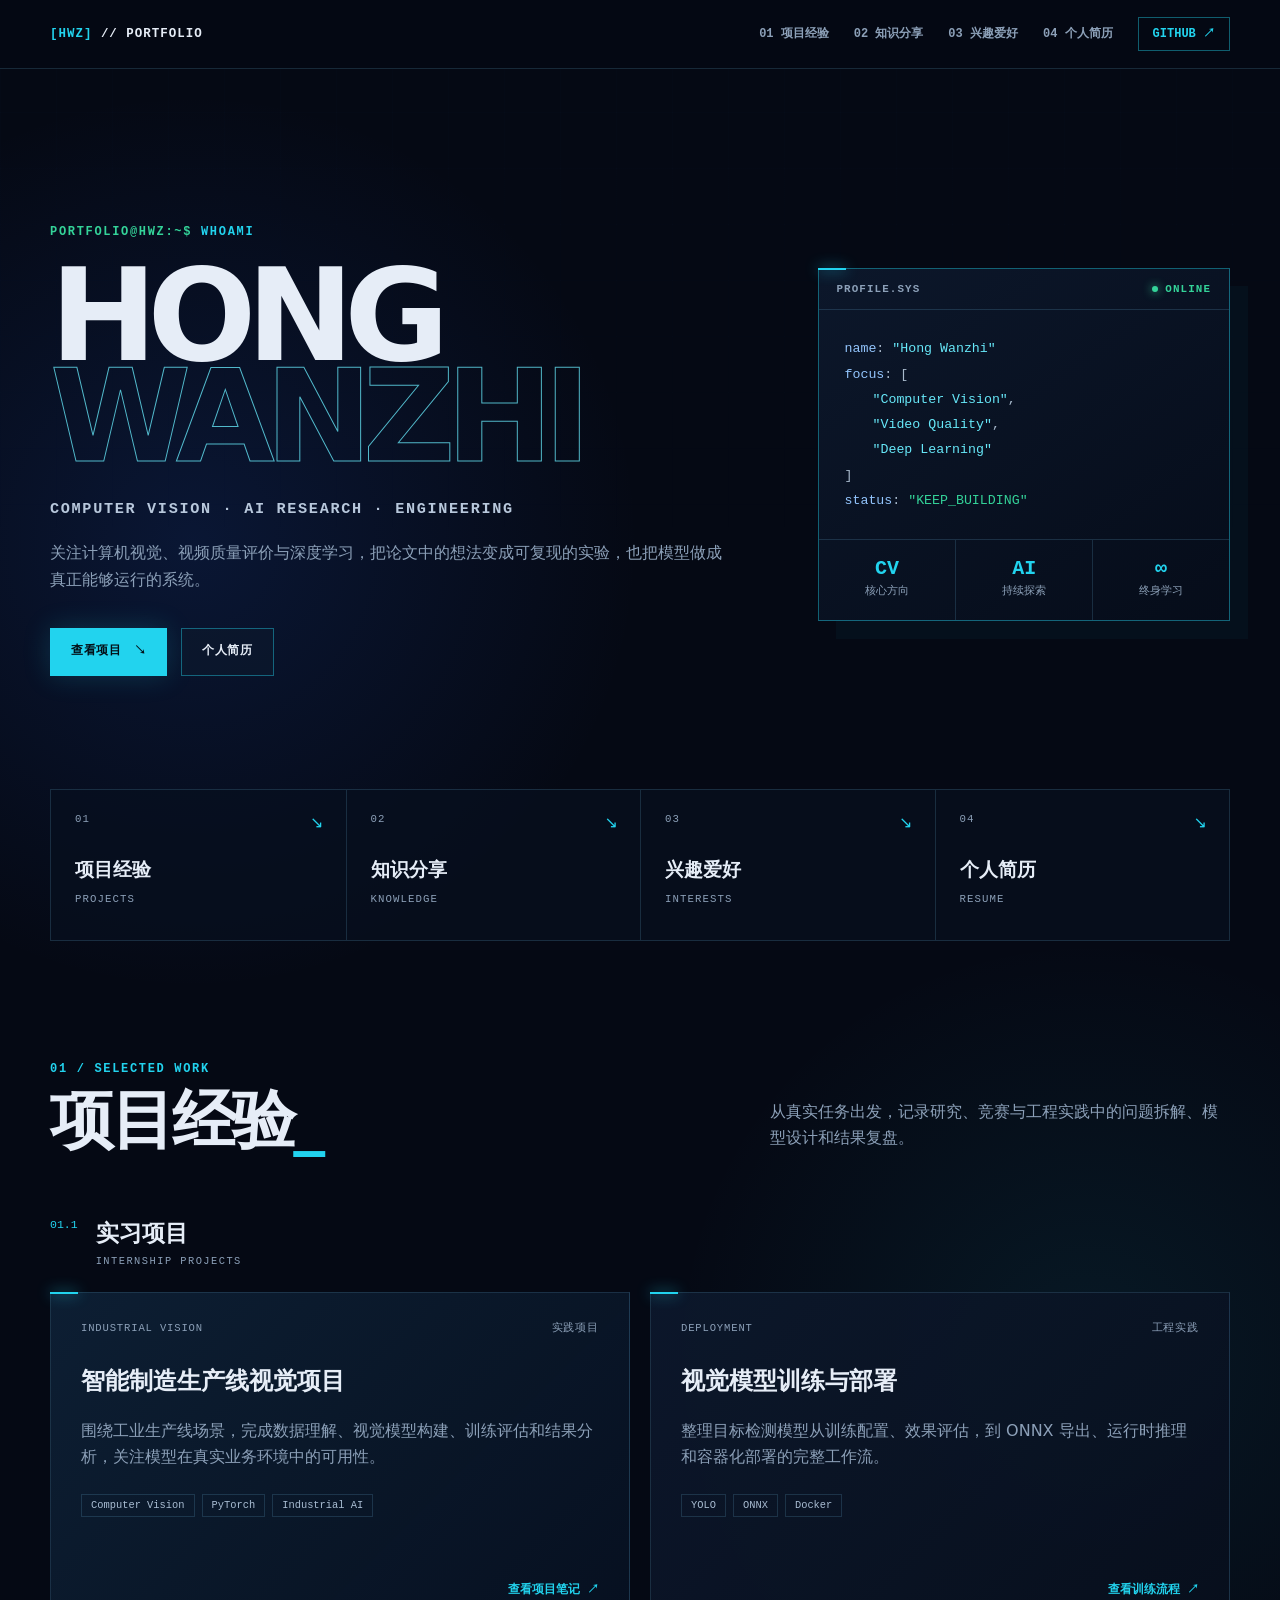
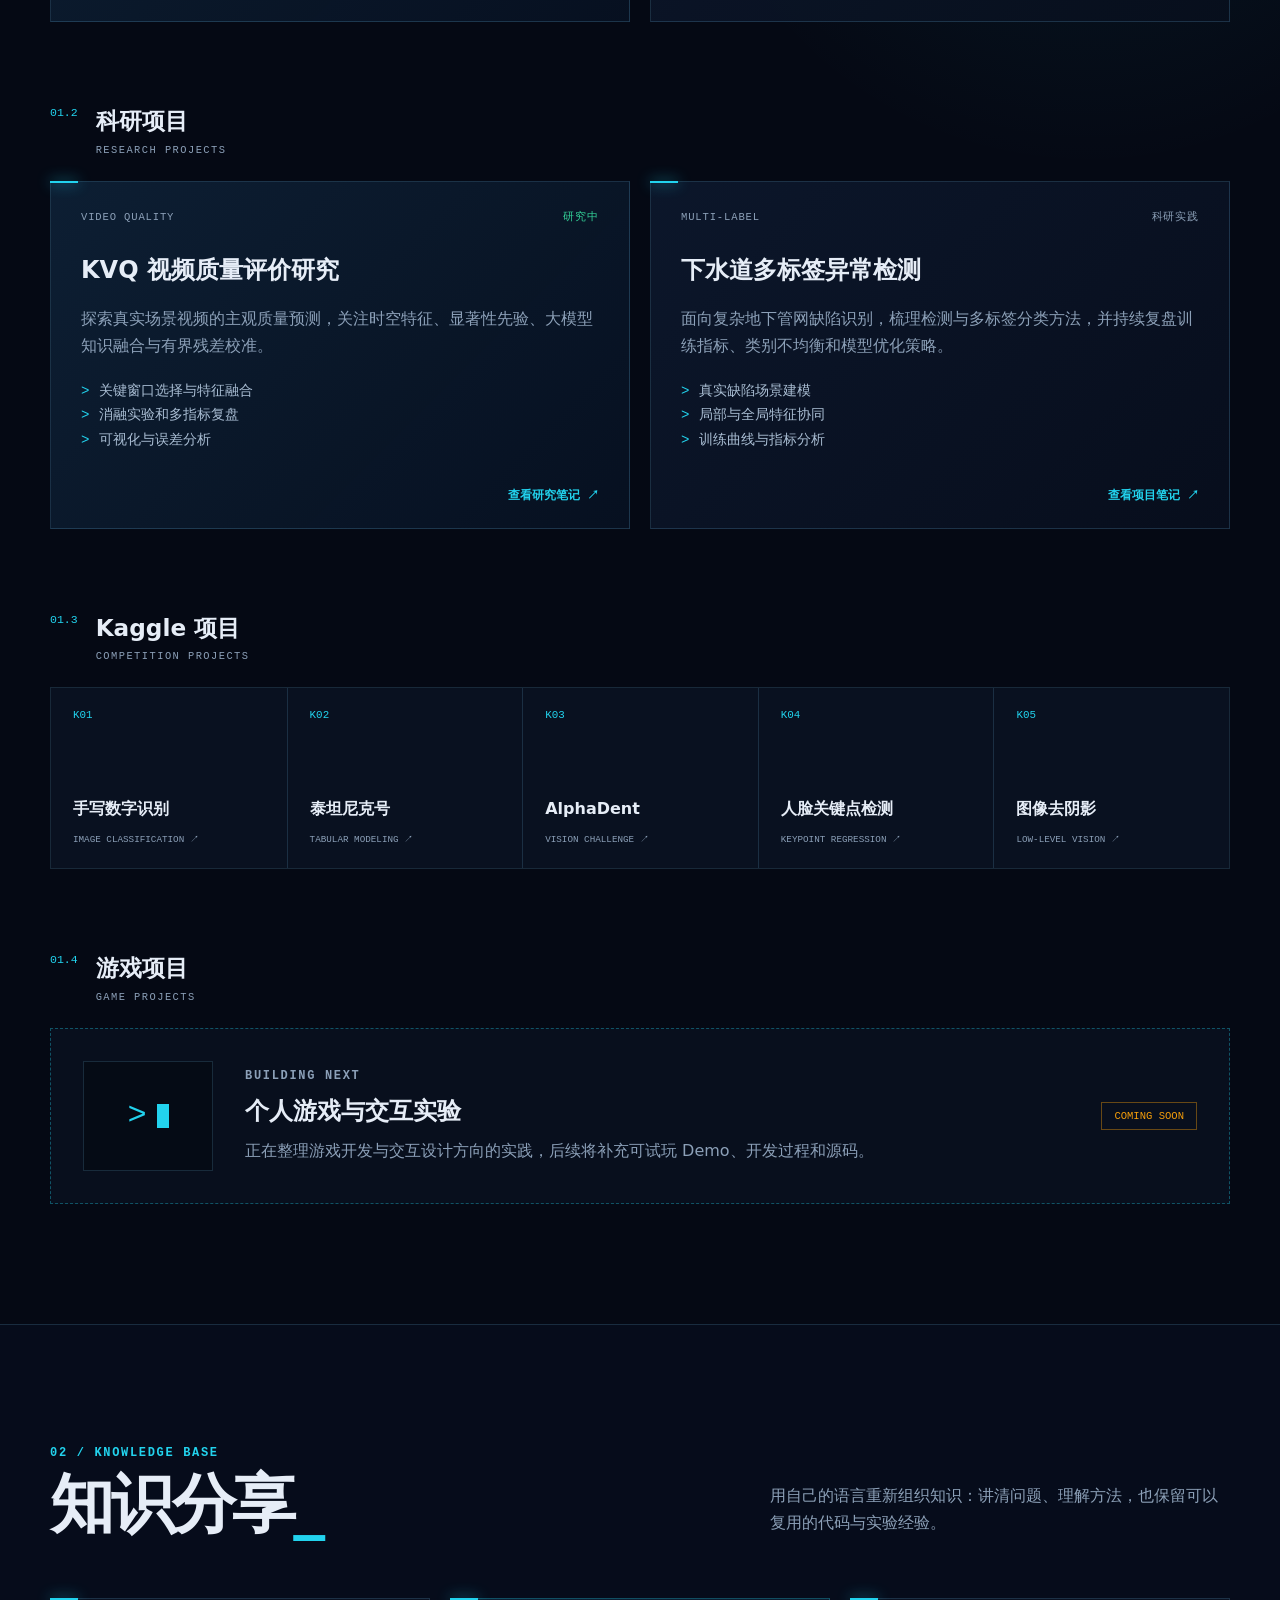
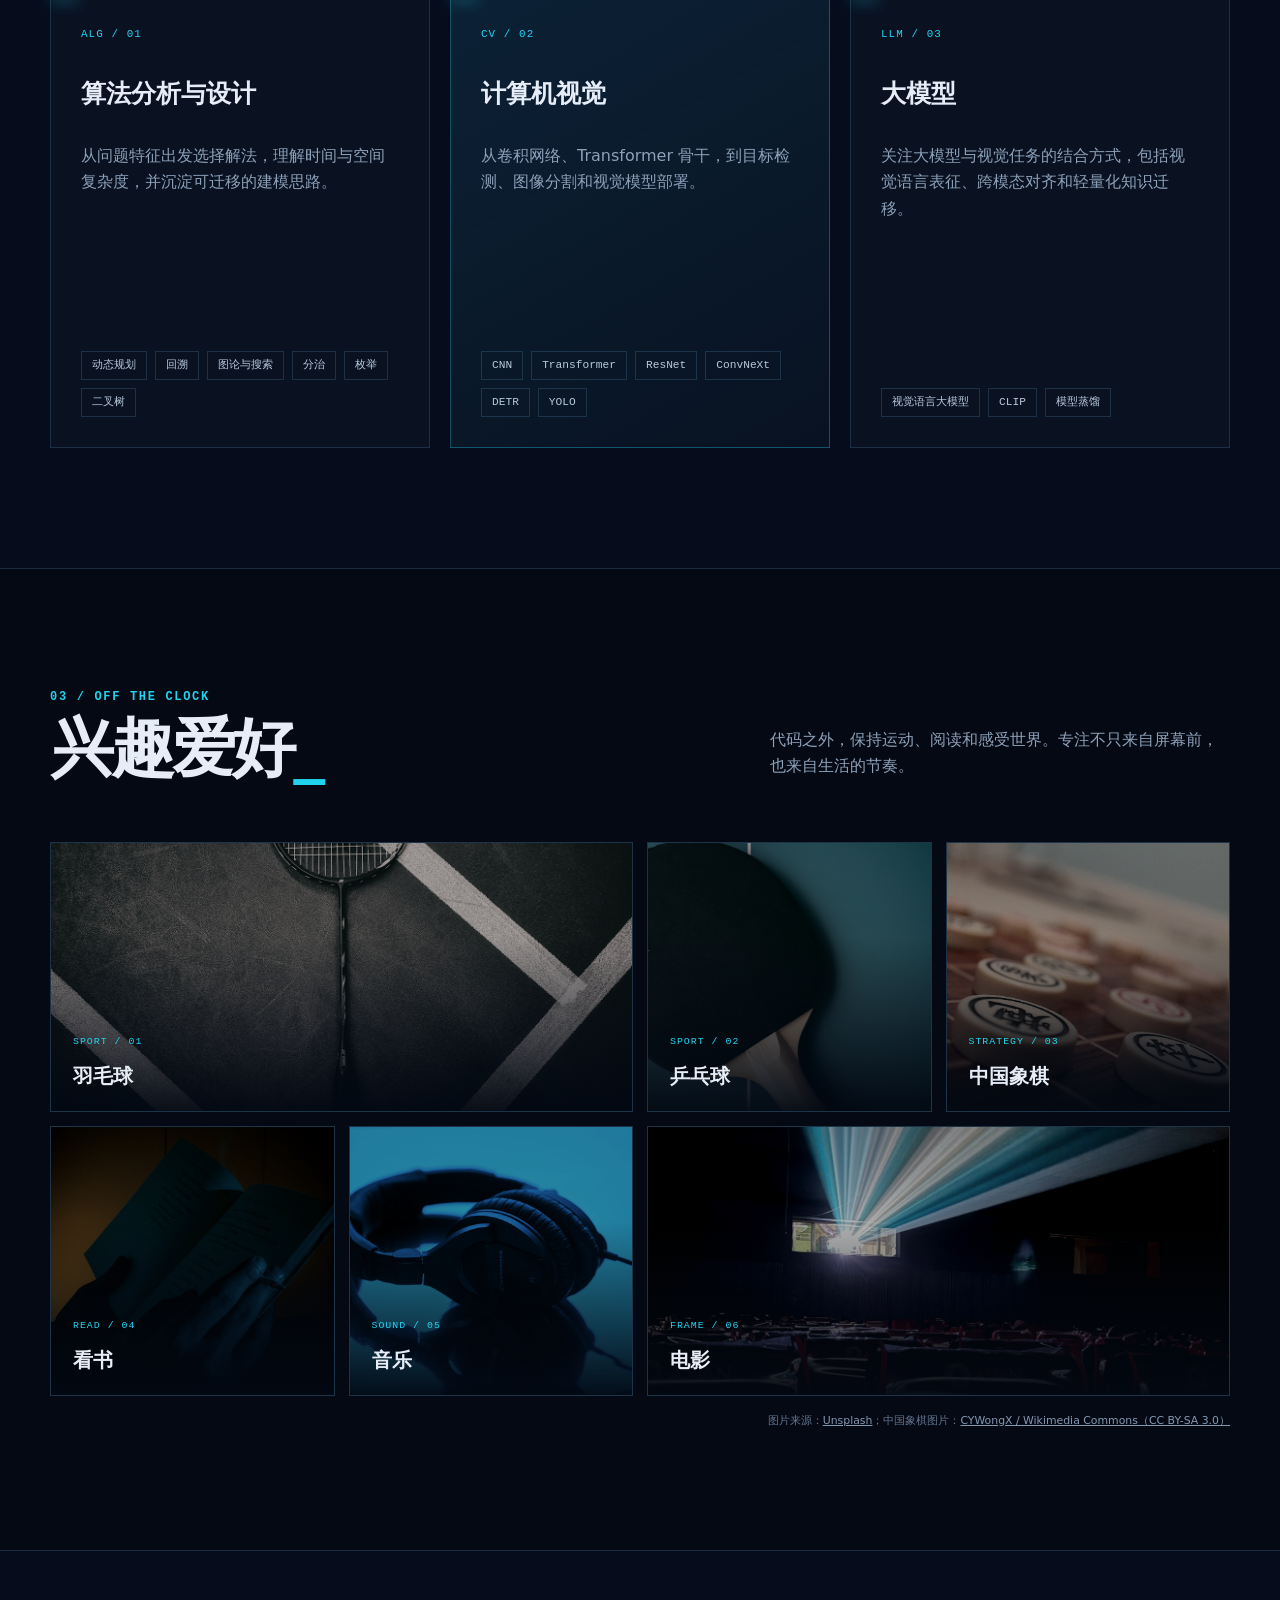
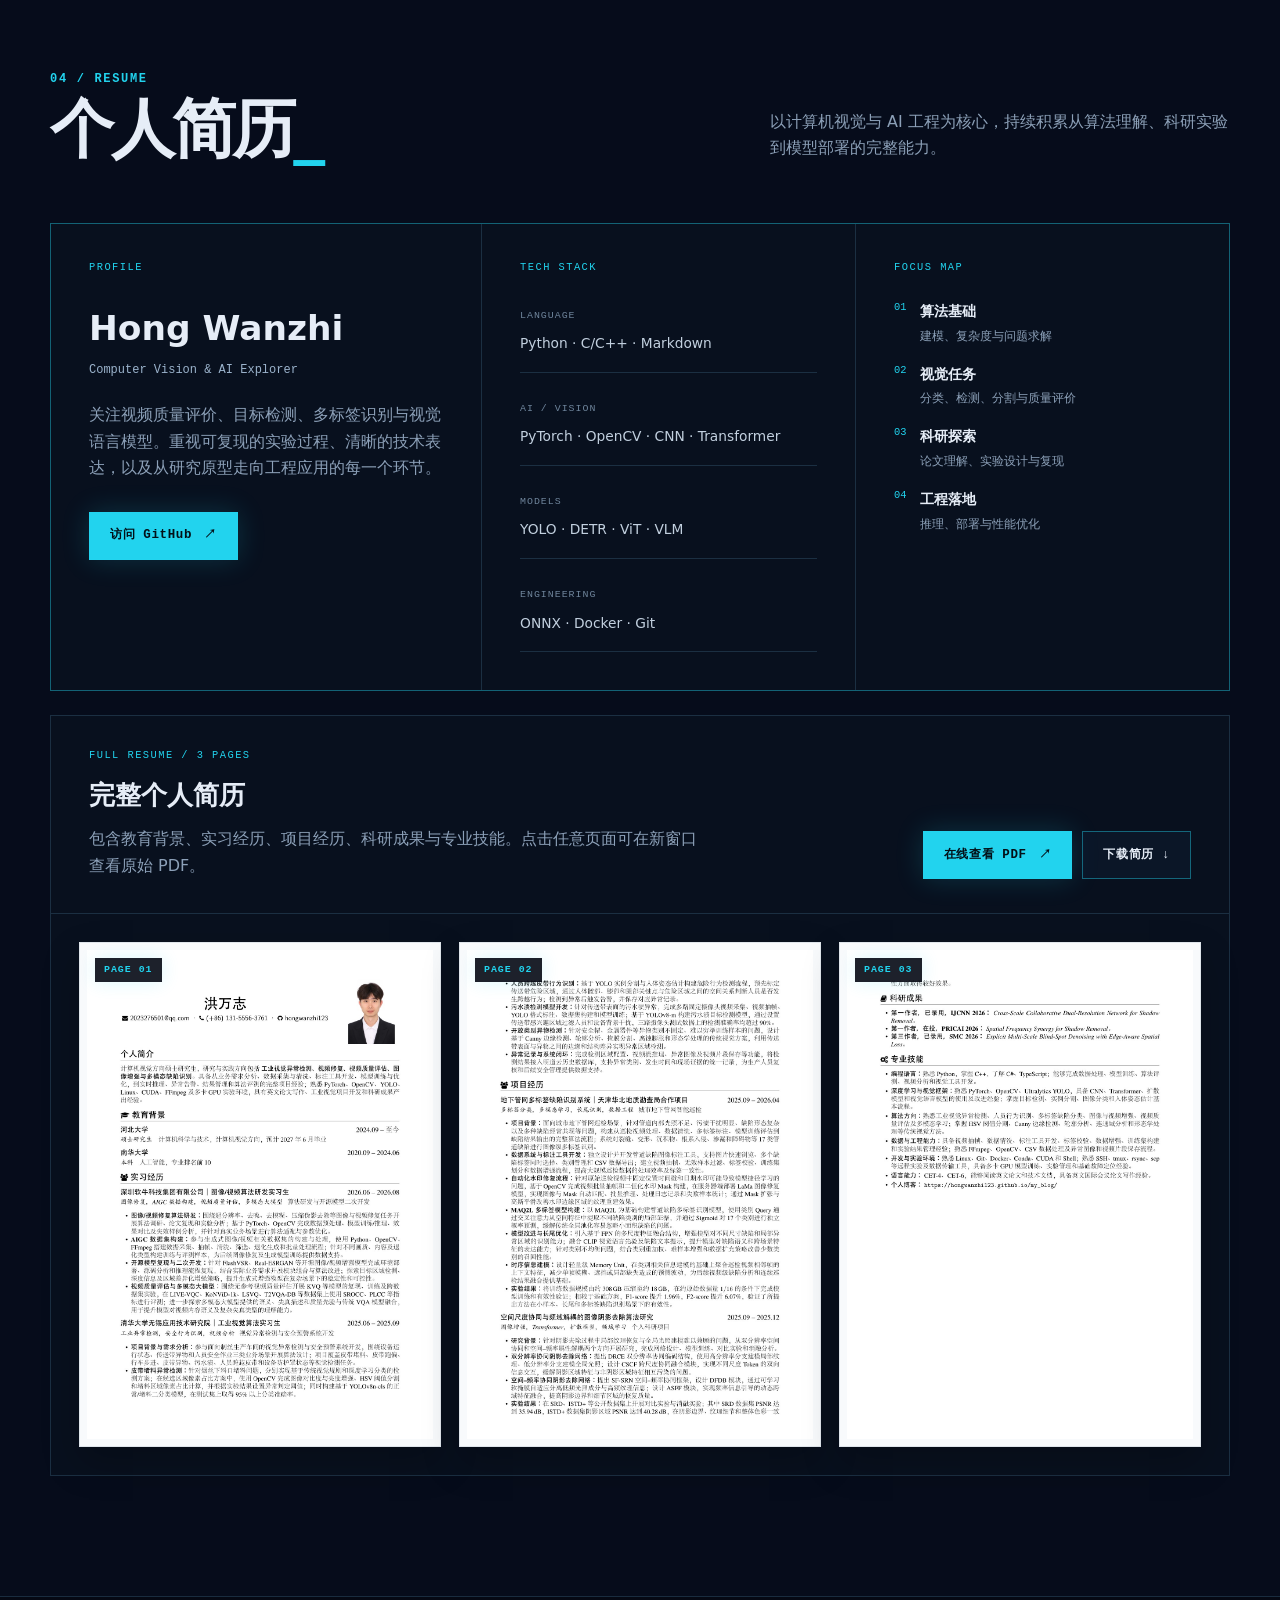
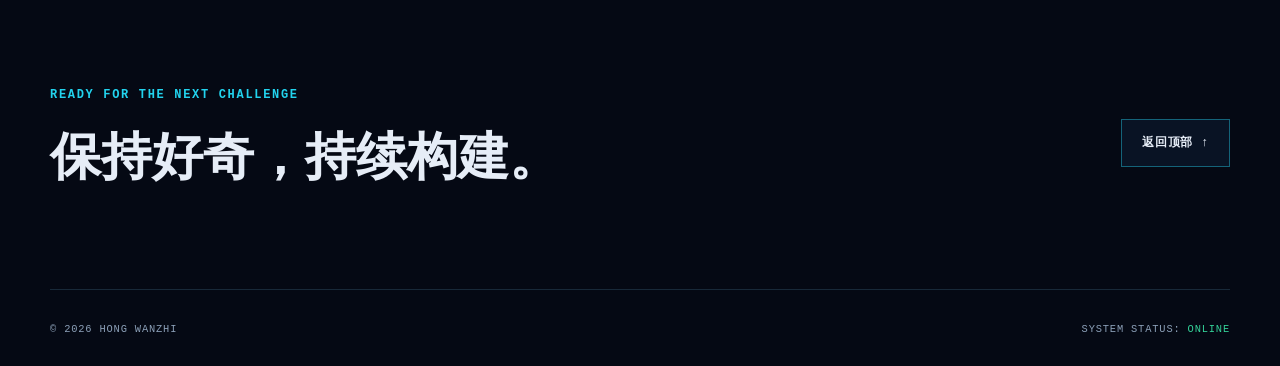
<file: index.html>
<!DOCTYPE html>
<html lang="zh-CN">
<head>
  <meta charset="UTF-8">
  <meta name="viewport" content="width=device-width, initial-scale=1.0">
  <meta name="description" content="Hong Wanzhi 的个人作品集，记录计算机视觉、算法设计、大模型学习、项目实践与个人兴趣。">
  <meta name="theme-color" content="#050914">
  <title>Hong Wanzhi | AI &amp; Computer Vision</title>
  <link rel="stylesheet" href="./styles.css">
</head>
<body>
  <div class="page-grid" aria-hidden="true"></div>

  <nav class="navbar" aria-label="主导航">
    <div class="navbar-inner container">
      <a class="navbar-brand" href="#home"><span>[HWZ]</span> // PORTFOLIO</a>
      <div class="navbar-links">
        <a href="#experience">01 项目经验</a>
        <a href="#sharing">02 知识分享</a>
        <a href="#hobbies">03 兴趣爱好</a>
        <a href="#resume">04 个人简历</a>
        <a class="nav-github" href="https://github.com/hongwanzhi123" target="_blank" rel="noreferrer">GITHUB ↗</a>
      </div>
    </div>
  </nav>

  <main>
    <header id="home" class="hero container">
      <div class="hero-copy">
        <p class="terminal-line"><span>portfolio@hwz:~$</span> whoami</p>
        <h1>Hong<br><span>Wanzhi</span></h1>
        <p class="hero-role">COMPUTER VISION · AI RESEARCH · ENGINEERING</p>
        <p class="hero-bio">关注计算机视觉、视频质量评价与深度学习，把论文中的想法变成可复现的实验，也把模型做成真正能够运行的系统。</p>
        <div class="hero-actions">
          <a class="btn btn-primary" href="#experience">查看项目 <span>↘</span></a>
          <a class="btn btn-ghost" href="#resume">个人简历</a>
        </div>
      </div>

      <aside class="hero-panel" aria-label="个人方向概览">
        <div class="panel-head"><span>PROFILE.SYS</span><span class="signal">ONLINE</span></div>
        <div class="code-block">
          <p><span class="code-key">name</span>: <span class="code-value">"Hong Wanzhi"</span></p>
          <p><span class="code-key">focus</span>: [</p>
          <p class="indent"><span class="code-value">"Computer Vision"</span>,</p>
          <p class="indent"><span class="code-value">"Video Quality"</span>,</p>
          <p class="indent"><span class="code-value">"Deep Learning"</span></p>
          <p>]</p>
          <p><span class="code-key">status</span>: <span class="code-ok">"KEEP_BUILDING"</span></p>
        </div>
        <div class="panel-metrics">
          <div><strong>CV</strong><span>核心方向</span></div>
          <div><strong>AI</strong><span>持续探索</span></div>
          <div><strong>∞</strong><span>终身学习</span></div>
        </div>
      </aside>
    </header>

    <section class="portal container" aria-label="四个主要板块">
      <a href="#experience"><span>01</span><strong>项目经验</strong><small>PROJECTS</small></a>
      <a href="#sharing"><span>02</span><strong>知识分享</strong><small>KNOWLEDGE</small></a>
      <a href="#hobbies"><span>03</span><strong>兴趣爱好</strong><small>INTERESTS</small></a>
      <a href="#resume"><span>04</span><strong>个人简历</strong><small>RESUME</small></a>
    </section>

    <section id="experience" class="section container">
      <div class="section-header">
        <div><p class="eyebrow">01 / SELECTED WORK</p><h2>项目经验<span>_</span></h2></div>
        <p>从真实任务出发，记录研究、竞赛与工程实践中的问题拆解、模型设计和结果复盘。</p>
      </div>

      <div class="project-category">
        <div class="category-title"><span>01.1</span><div><h3>实习项目</h3><p>INTERNSHIP PROJECTS</p></div></div>
        <div class="project-grid two-columns">
          <article class="project-card featured">
            <div class="project-meta"><span>INDUSTRIAL VISION</span><span>实践项目</span></div>
            <h4>智能制造生产线视觉项目</h4>
            <p>围绕工业生产线场景，完成数据理解、视觉模型构建、训练评估和结果分析，关注模型在真实业务环境中的可用性。</p>
            <div class="tag-list"><span>Computer Vision</span><span>PyTorch</span><span>Industrial AI</span></div>
            <a class="card-link" href="./note-viewer.html?file=assets/%E4%B8%8B%E6%B0%B4%E9%81%93%E5%BC%82%E5%B8%B8%E6%A3%80%E6%B5%8B%E7%AC%94%E8%AE%B0/%E8%AE%A1%E7%AE%97%E6%9C%BA%E8%A7%86%E8%A7%89/Kaggle/%E6%99%BA%E8%83%BD%E5%88%B6%E9%80%A0%E7%94%9F%E4%BA%A7%E7%BA%BF%E9%A1%B9%E7%9B%AE.md&amp;title=%E6%99%BA%E8%83%BD%E5%88%B6%E9%80%A0%E7%94%9F%E4%BA%A7%E7%BA%BF%E9%A1%B9%E7%9B%AE">查看项目笔记 ↗</a>
          </article>
          <article class="project-card">
            <div class="project-meta"><span>DEPLOYMENT</span><span>工程实践</span></div>
            <h4>视觉模型训练与部署</h4>
            <p>整理目标检测模型从训练配置、效果评估，到 ONNX 导出、运行时推理和容器化部署的完整工作流。</p>
            <div class="tag-list"><span>YOLO</span><span>ONNX</span><span>Docker</span></div>
            <a class="card-link" href="./note-viewer.html?file=assets/%E4%B8%8B%E6%B0%B4%E9%81%93%E5%BC%82%E5%B8%B8%E6%A3%80%E6%B5%8B%E7%AC%94%E8%AE%B0/%E8%AE%A1%E7%AE%97%E6%9C%BA%E8%A7%86%E8%A7%89/%E7%9B%AE%E6%A0%87%E6%A3%80%E6%B5%8B/Yolo.md&amp;title=YOLO%20%E8%AE%AD%E7%BB%83%E4%B8%8E%E5%BA%94%E7%94%A8">查看训练流程 ↗</a>
          </article>
        </div>
      </div>

      <div class="project-category">
        <div class="category-title"><span>01.2</span><div><h3>科研项目</h3><p>RESEARCH PROJECTS</p></div></div>
        <div class="project-grid two-columns">
          <article class="project-card featured">
            <div class="project-meta"><span>VIDEO QUALITY</span><span class="status-live">研究中</span></div>
            <h4>KVQ 视频质量评价研究</h4>
            <p>探索真实场景视频的主观质量预测，关注时空特征、显著性先验、大模型知识融合与有界残差校准。</p>
            <ul class="project-points"><li>关键窗口选择与特征融合</li><li>消融实验和多指标复盘</li><li>可视化与误差分析</li></ul>
            <a class="card-link" href="./note-viewer.html?file=assets/%E4%B8%AA%E4%BA%BA%E5%8D%9A%E5%AE%A2/%E9%A1%B9%E7%9B%AE%E6%80%BB%E7%BB%93.md&amp;title=KVQ%20%E8%A7%86%E9%A2%91%E8%B4%A8%E9%87%8F%E8%AF%84%E4%BB%B7">查看研究笔记 ↗</a>
          </article>
          <article class="project-card">
            <div class="project-meta"><span>MULTI-LABEL</span><span>科研实践</span></div>
            <h4>下水道多标签异常检测</h4>
            <p>面向复杂地下管网缺陷识别，梳理检测与多标签分类方法，并持续复盘训练指标、类别不均衡和模型优化策略。</p>
            <ul class="project-points"><li>真实缺陷场景建模</li><li>局部与全局特征协同</li><li>训练曲线与指标分析</li></ul>
            <a class="card-link" href="./note-viewer.html?file=assets/%E4%B8%8B%E6%B0%B4%E9%81%93%E5%BC%82%E5%B8%B8%E6%A3%80%E6%B5%8B%E7%AC%94%E8%AE%B0/%E4%B8%8B%E6%B0%B4%E9%81%93%E5%BC%82%E5%B8%B8%E6%A3%80%E6%B5%8B.md&amp;title=%E4%B8%8B%E6%B0%B4%E9%81%93%E5%BC%82%E5%B8%B8%E6%A3%80%E6%B5%8B">查看项目笔记 ↗</a>
          </article>
        </div>
      </div>

      <div class="project-category">
        <div class="category-title"><span>01.3</span><div><h3>Kaggle 项目</h3><p>COMPETITION PROJECTS</p></div></div>
        <div class="kaggle-grid">
          <a href="./note-viewer.html?file=assets/%E4%B8%8B%E6%B0%B4%E9%81%93%E5%BC%82%E5%B8%B8%E6%A3%80%E6%B5%8B%E7%AC%94%E8%AE%B0/%E8%AE%A1%E7%AE%97%E6%9C%BA%E8%A7%86%E8%A7%89/Kaggle/%E6%89%8B%E5%86%99%E6%95%B0%E5%AD%97%E8%AF%86%E5%88%AB.md&amp;title=%E6%89%8B%E5%86%99%E6%95%B0%E5%AD%97%E8%AF%86%E5%88%AB"><span>K01</span><strong>手写数字识别</strong><small>IMAGE CLASSIFICATION ↗</small></a>
          <a href="./note-viewer.html?file=assets/%E4%B8%8B%E6%B0%B4%E9%81%93%E5%BC%82%E5%B8%B8%E6%A3%80%E6%B5%8B%E7%AC%94%E8%AE%B0/%E8%AE%A1%E7%AE%97%E6%9C%BA%E8%A7%86%E8%A7%89/Kaggle/%E6%B3%B0%E5%9D%A6%E5%B0%BC%E5%85%8B%E5%8F%B7.md&amp;title=%E6%B3%B0%E5%9D%A6%E5%B0%BC%E5%85%8B%E5%8F%B7"><span>K02</span><strong>泰坦尼克号</strong><small>TABULAR MODELING ↗</small></a>
          <a href="./note-viewer.html?file=assets/%E4%B8%8B%E6%B0%B4%E9%81%93%E5%BC%82%E5%B8%B8%E6%A3%80%E6%B5%8B%E7%AC%94%E8%AE%B0/%E8%AE%A1%E7%AE%97%E6%9C%BA%E8%A7%86%E8%A7%89/Kaggle/AlphaDent.md&amp;title=AlphaDent"><span>K03</span><strong>AlphaDent</strong><small>VISION CHALLENGE ↗</small></a>
          <a href="./note-viewer.html?file=assets/%E4%B8%8B%E6%B0%B4%E9%81%93%E5%BC%82%E5%B8%B8%E6%A3%80%E6%B5%8B%E7%AC%94%E8%AE%B0/%E8%AE%A1%E7%AE%97%E6%9C%BA%E8%A7%86%E8%A7%89/Kaggle/Facial_Keypoints_Detection.md&amp;title=%E4%BA%BA%E8%84%B8%E5%85%B3%E9%94%AE%E7%82%B9%E6%A3%80%E6%B5%8B"><span>K04</span><strong>人脸关键点检测</strong><small>KEYPOINT REGRESSION ↗</small></a>
          <a href="./note-viewer.html?file=assets/%E4%B8%8B%E6%B0%B4%E9%81%93%E5%BC%82%E5%B8%B8%E6%A3%80%E6%B5%8B%E7%AC%94%E8%AE%B0/%E8%AE%A1%E7%AE%97%E6%9C%BA%E8%A7%86%E8%A7%89/Kaggle/%E5%9B%BE%E5%83%8F%E5%8E%BB%E9%98%B4%E5%BD%B1.md&amp;title=%E5%9B%BE%E5%83%8F%E5%8E%BB%E9%98%B4%E5%BD%B1"><span>K05</span><strong>图像去阴影</strong><small>LOW-LEVEL VISION ↗</small></a>
        </div>
      </div>

      <div class="project-category">
        <div class="category-title"><span>01.4</span><div><h3>游戏项目</h3><p>GAME PROJECTS</p></div></div>
        <article class="game-placeholder">
          <div class="game-prompt"><span>&gt;</span><span class="cursor"></span></div>
          <div><p class="eyebrow">BUILDING NEXT</p><h4>个人游戏与交互实验</h4><p>正在整理游戏开发与交互设计方向的实践，后续将补充可试玩 Demo、开发过程和源码。</p></div>
          <span class="coming-soon">COMING SOON</span>
        </article>
      </div>
    </section>

    <section id="sharing" class="section section-dark">
      <div class="container">
        <div class="section-header">
          <div><p class="eyebrow">02 / KNOWLEDGE BASE</p><h2>知识分享<span>_</span></h2></div>
          <p>用自己的语言重新组织知识：讲清问题、理解方法，也保留可以复用的代码与实验经验。</p>
        </div>

        <div class="knowledge-grid">
          <article class="knowledge-card">
            <div class="knowledge-number">ALG / 01</div>
            <h3>算法分析与设计</h3>
            <p>从问题特征出发选择解法，理解时间与空间复杂度，并沉淀可迁移的建模思路。</p>
            <div class="knowledge-links">
              <a href="./note-viewer.html?file=%E5%8A%A8%E6%80%81%E8%A7%84%E5%88%92.md&amp;title=%E5%8A%A8%E6%80%81%E8%A7%84%E5%88%92">动态规划</a>
              <a href="./note-viewer.html?file=%E5%9B%9E%E6%BA%AF.md&amp;title=%E5%9B%9E%E6%BA%AF">回溯</a>
              <a href="./note-viewer.html?file=%E5%9B%BE%E8%AE%BA%EF%BC%88%E6%90%9C%E7%B4%A2%EF%BC%89.md&amp;title=%E5%9B%BE%E8%AE%BA%E4%B8%8E%E6%90%9C%E7%B4%A2">图论与搜索</a>
              <a href="./note-viewer.html?file=%E5%88%86%E6%B2%BB.md&amp;title=%E5%88%86%E6%B2%BB">分治</a>
              <a href="./note-viewer.html?file=%E6%9E%9A%E4%B8%BE.md&amp;title=%E6%9E%9A%E4%B8%BE">枚举</a>
              <a href="./note-viewer.html?file=%E4%BA%8C%E5%8F%89%E6%A0%91.md&amp;title=%E4%BA%8C%E5%8F%89%E6%A0%91">二叉树</a>
            </div>
          </article>

          <article class="knowledge-card knowledge-featured">
            <div class="knowledge-number">CV / 02</div>
            <h3>计算机视觉</h3>
            <p>从卷积网络、Transformer 骨干，到目标检测、图像分割和视觉模型部署。</p>
            <div class="knowledge-links">
              <a href="./note-viewer.html?file=assets/%E4%B8%8B%E6%B0%B4%E9%81%93%E5%BC%82%E5%B8%B8%E6%A3%80%E6%B5%8B%E7%AC%94%E8%AE%B0/%E8%AE%A1%E7%AE%97%E6%9C%BA%E8%A7%86%E8%A7%89/%E6%B7%B1%E5%BA%A6%E5%AD%A6%E4%B9%A0%E5%9F%BA%E7%A1%80/%E5%8D%B7%E7%A7%AF%E7%A5%9E%E7%BB%8F%E7%BD%91%E7%BB%9C.md&amp;title=%E5%8D%B7%E7%A7%AF%E7%A5%9E%E7%BB%8F%E7%BD%91%E7%BB%9C">CNN</a>
              <a href="./note-viewer.html?file=assets/%E4%B8%8B%E6%B0%B4%E9%81%93%E5%BC%82%E5%B8%B8%E6%A3%80%E6%B5%8B%E7%AC%94%E8%AE%B0/%E8%AE%A1%E7%AE%97%E6%9C%BA%E8%A7%86%E8%A7%89/%E6%B7%B1%E5%BA%A6%E5%AD%A6%E4%B9%A0%E5%9F%BA%E7%A1%80/Transformer.md&amp;title=Transformer">Transformer</a>
              <a href="./note-viewer.html?file=assets/%E4%B8%8B%E6%B0%B4%E9%81%93%E5%BC%82%E5%B8%B8%E6%A3%80%E6%B5%8B%E7%AC%94%E8%AE%B0/%E8%AE%A1%E7%AE%97%E6%9C%BA%E8%A7%86%E8%A7%89/%E9%AA%A8%E5%B9%B2%E7%BD%91%E7%BB%9C/ResNet.md&amp;title=ResNet">ResNet</a>
              <a href="./note-viewer.html?file=assets/%E4%B8%8B%E6%B0%B4%E9%81%93%E5%BC%82%E5%B8%B8%E6%A3%80%E6%B5%8B%E7%AC%94%E8%AE%B0/%E8%AE%A1%E7%AE%97%E6%9C%BA%E8%A7%86%E8%A7%89/%E9%AA%A8%E5%B9%B2%E7%BD%91%E7%BB%9C/ConvNeXt.md&amp;title=ConvNeXt">ConvNeXt</a>
              <a href="./note-viewer.html?file=assets/%E4%B8%8B%E6%B0%B4%E9%81%93%E5%BC%82%E5%B8%B8%E6%A3%80%E6%B5%8B%E7%AC%94%E8%AE%B0/%E8%AE%A1%E7%AE%97%E6%9C%BA%E8%A7%86%E8%A7%89/%E7%9B%AE%E6%A0%87%E6%A3%80%E6%B5%8B/DETR.md&amp;title=DETR">DETR</a>
              <a href="./note-viewer.html?file=assets/%E4%B8%8B%E6%B0%B4%E9%81%93%E5%BC%82%E5%B8%B8%E6%A3%80%E6%B5%8B%E7%AC%94%E8%AE%B0/%E8%AE%A1%E7%AE%97%E6%9C%BA%E8%A7%86%E8%A7%89/%E7%9B%AE%E6%A0%87%E6%A3%80%E6%B5%8B/Yolo.md&amp;title=YOLO">YOLO</a>
            </div>
          </article>

          <article class="knowledge-card">
            <div class="knowledge-number">LLM / 03</div>
            <h3>大模型</h3>
            <p>关注大模型与视觉任务的结合方式，包括视觉语言表征、跨模态对齐和轻量化知识迁移。</p>
            <div class="knowledge-links">
              <a href="./note-viewer.html?file=assets/%E4%B8%8B%E6%B0%B4%E9%81%93%E5%BC%82%E5%B8%B8%E6%A3%80%E6%B5%8B%E7%AC%94%E8%AE%B0/%E8%AE%A1%E7%AE%97%E6%9C%BA%E8%A7%86%E8%A7%89/%E5%89%8D%E6%B2%BF%E6%A8%A1%E5%9E%8B/VLM.md&amp;title=%E8%A7%86%E8%A7%89%E8%AF%AD%E8%A8%80%E5%A4%A7%E6%A8%A1%E5%9E%8B">视觉语言大模型</a>
              <a href="./note-viewer.html?file=assets/%E4%B8%8B%E6%B0%B4%E9%81%93%E5%BC%82%E5%B8%B8%E6%A3%80%E6%B5%8B%E7%AC%94%E8%AE%B0/%E8%AE%A1%E7%AE%97%E6%9C%BA%E8%A7%86%E8%A7%89/%E5%89%8D%E6%B2%BF%E6%A8%A1%E5%9E%8B/Clip.md&amp;title=CLIP">CLIP</a>
              <a href="./note-viewer.html?file=assets/%E4%B8%8B%E6%B0%B4%E9%81%93%E5%BC%82%E5%B8%B8%E6%A3%80%E6%B5%8B%E7%AC%94%E8%AE%B0/%E8%AE%A1%E7%AE%97%E6%9C%BA%E8%A7%86%E8%A7%89/%E5%89%8D%E6%B2%BF%E6%A8%A1%E5%9E%8B/%E6%A8%A1%E5%9E%8B%E8%92%B8%E9%A6%8F.md&amp;title=%E6%A8%A1%E5%9E%8B%E8%92%B8%E9%A6%8F">模型蒸馏</a>
            </div>
          </article>
        </div>
      </div>
    </section>

    <section id="hobbies" class="section container">
      <div class="section-header">
        <div><p class="eyebrow">03 / OFF THE CLOCK</p><h2>兴趣爱好<span>_</span></h2></div>
        <p>代码之外，保持运动、阅读和感受世界。专注不只来自屏幕前，也来自生活的节奏。</p>
      </div>
      <div class="hobby-grid">
        <article class="hobby-card wide"><img src="./assets/site/hobbies/badminton.jpg" alt="羽毛球拍与羽毛球" loading="lazy"><div><span>SPORT / 01</span><h3>羽毛球</h3></div></article>
        <article class="hobby-card"><img src="./assets/site/hobbies/table-tennis.jpg" alt="乒乓球桌与球拍" loading="lazy"><div><span>SPORT / 02</span><h3>乒乓球</h3></div></article>
        <article class="hobby-card"><img src="./assets/site/hobbies/xiangqi.jpg" alt="中国象棋棋盘" loading="lazy"><div><span>STRATEGY / 03</span><h3>中国象棋</h3></div></article>
        <article class="hobby-card"><img src="./assets/site/hobbies/reading.jpg" alt="阅读中的书籍" loading="lazy"><div><span>READ / 04</span><h3>看书</h3></div></article>
        <article class="hobby-card"><img src="./assets/site/hobbies/music.jpg" alt="唱片与音乐播放器" loading="lazy"><div><span>SOUND / 05</span><h3>音乐</h3></div></article>
        <article class="hobby-card wide"><img src="./assets/site/hobbies/cinema.jpg" alt="电影院中的投影光束" loading="lazy"><div><span>FRAME / 06</span><h3>电影</h3></div></article>
      </div>
      <p class="photo-credit">图片来源：<a href="https://unsplash.com/" target="_blank" rel="noreferrer">Unsplash</a>；中国象棋图片：<a href="https://commons.wikimedia.org/wiki/File:Chinese_Chess_Board.JPG" target="_blank" rel="noreferrer">CYWongX / Wikimedia Commons（CC BY-SA 3.0）</a></p>
    </section>

    <section id="resume" class="section section-dark">
      <div class="container">
        <div class="section-header">
          <div><p class="eyebrow">04 / RESUME</p><h2>个人简历<span>_</span></h2></div>
          <p>以计算机视觉与 AI 工程为核心，持续积累从算法理解、科研实验到模型部署的完整能力。</p>
        </div>

        <div class="resume-shell">
          <div class="resume-main">
            <p class="resume-label">PROFILE</p>
            <h3>Hong Wanzhi</h3>
            <p class="resume-title">Computer Vision &amp; AI Explorer</p>
            <p class="resume-summary">关注视频质量评价、目标检测、多标签识别与视觉语言模型。重视可复现的实验过程、清晰的技术表达，以及从研究原型走向工程应用的每一个环节。</p>
            <a class="btn btn-primary" href="https://github.com/hongwanzhi123" target="_blank" rel="noreferrer">访问 GitHub <span>↗</span></a>
          </div>

          <div class="resume-column">
            <p class="resume-label">TECH STACK</p>
            <div class="skill-stack">
              <div><span>LANGUAGE</span><p>Python · C/C++ · Markdown</p></div>
              <div><span>AI / VISION</span><p>PyTorch · OpenCV · CNN · Transformer</p></div>
              <div><span>MODELS</span><p>YOLO · DETR · ViT · VLM</p></div>
              <div><span>ENGINEERING</span><p>ONNX · Docker · Git</p></div>
            </div>
          </div>

          <div class="resume-column">
            <p class="resume-label">FOCUS MAP</p>
            <ol class="focus-list">
              <li><span>01</span><div><strong>算法基础</strong><small>建模、复杂度与问题求解</small></div></li>
              <li><span>02</span><div><strong>视觉任务</strong><small>分类、检测、分割与质量评价</small></div></li>
              <li><span>03</span><div><strong>科研探索</strong><small>论文理解、实验设计与复现</small></div></li>
              <li><span>04</span><div><strong>工程落地</strong><small>推理、部署与性能优化</small></div></li>
            </ol>
          </div>
        </div>

        <div class="resume-document">
          <div class="resume-document-head">
            <div>
              <p class="resume-label">FULL RESUME / 3 PAGES</p>
              <h3>完整个人简历</h3>
              <p>包含教育背景、实习经历、项目经历、科研成果与专业技能。点击任意页面可在新窗口查看原始 PDF。</p>
            </div>
            <div class="resume-actions">
              <a class="btn btn-primary" href="./assets/%E4%B8%8B%E6%B0%B4%E9%81%93%E5%BC%82%E5%B8%B8%E6%A3%80%E6%B5%8B%E7%AC%94%E8%AE%B0/%E4%B8%AA%E4%BA%BA%E9%99%84%E4%BB%B6%E7%AE%80%E5%8E%86.pdf" target="_blank" rel="noreferrer">在线查看 PDF <span>↗</span></a>
              <a class="btn btn-ghost" href="./assets/%E4%B8%8B%E6%B0%B4%E9%81%93%E5%BC%82%E5%B8%B8%E6%A3%80%E6%B5%8B%E7%AC%94%E8%AE%B0/%E4%B8%AA%E4%BA%BA%E9%99%84%E4%BB%B6%E7%AE%80%E5%8E%86.pdf" download="洪万志-个人简历.pdf">下载简历 ↓</a>
            </div>
          </div>

          <div class="resume-pages" aria-label="个人简历三页预览">
            <a class="resume-page" href="./assets/%E4%B8%8B%E6%B0%B4%E9%81%93%E5%BC%82%E5%B8%B8%E6%A3%80%E6%B5%8B%E7%AC%94%E8%AE%B0/%E4%B8%AA%E4%BA%BA%E9%99%84%E4%BB%B6%E7%AE%80%E5%8E%86.pdf" target="_blank" rel="noreferrer" aria-label="打开个人简历 PDF，第 1 页预览">
              <span class="page-index">PAGE 01</span>
              <img src="./assets/site/resume/resume-page-1.jpg" alt="洪万志个人简历第 1 页" loading="lazy" decoding="async">
            </a>
            <a class="resume-page" href="./assets/%E4%B8%8B%E6%B0%B4%E9%81%93%E5%BC%82%E5%B8%B8%E6%A3%80%E6%B5%8B%E7%AC%94%E8%AE%B0/%E4%B8%AA%E4%BA%BA%E9%99%84%E4%BB%B6%E7%AE%80%E5%8E%86.pdf" target="_blank" rel="noreferrer" aria-label="打开个人简历 PDF，第 2 页预览">
              <span class="page-index">PAGE 02</span>
              <img src="./assets/site/resume/resume-page-2.jpg" alt="洪万志个人简历第 2 页" loading="lazy" decoding="async">
            </a>
            <a class="resume-page" href="./assets/%E4%B8%8B%E6%B0%B4%E9%81%93%E5%BC%82%E5%B8%B8%E6%A3%80%E6%B5%8B%E7%AC%94%E8%AE%B0/%E4%B8%AA%E4%BA%BA%E9%99%84%E4%BB%B6%E7%AE%80%E5%8E%86.pdf" target="_blank" rel="noreferrer" aria-label="打开个人简历 PDF，第 3 页预览">
              <span class="page-index">PAGE 03</span>
              <img src="./assets/site/resume/resume-page-3.jpg" alt="洪万志个人简历第 3 页" loading="lazy" decoding="async">
            </a>
          </div>
        </div>
      </div>
    </section>

    <section class="contact container">
      <div><p class="eyebrow">READY FOR THE NEXT CHALLENGE</p><h2>保持好奇，持续构建。</h2></div>
      <a class="btn btn-ghost" href="#home">返回顶部 ↑</a>
    </section>
  </main>

  <footer class="footer container">
    <p>© 2026 HONG WANZHI</p><p>SYSTEM STATUS: <span>ONLINE</span></p>
  </footer>
</body>
</html>
</file>
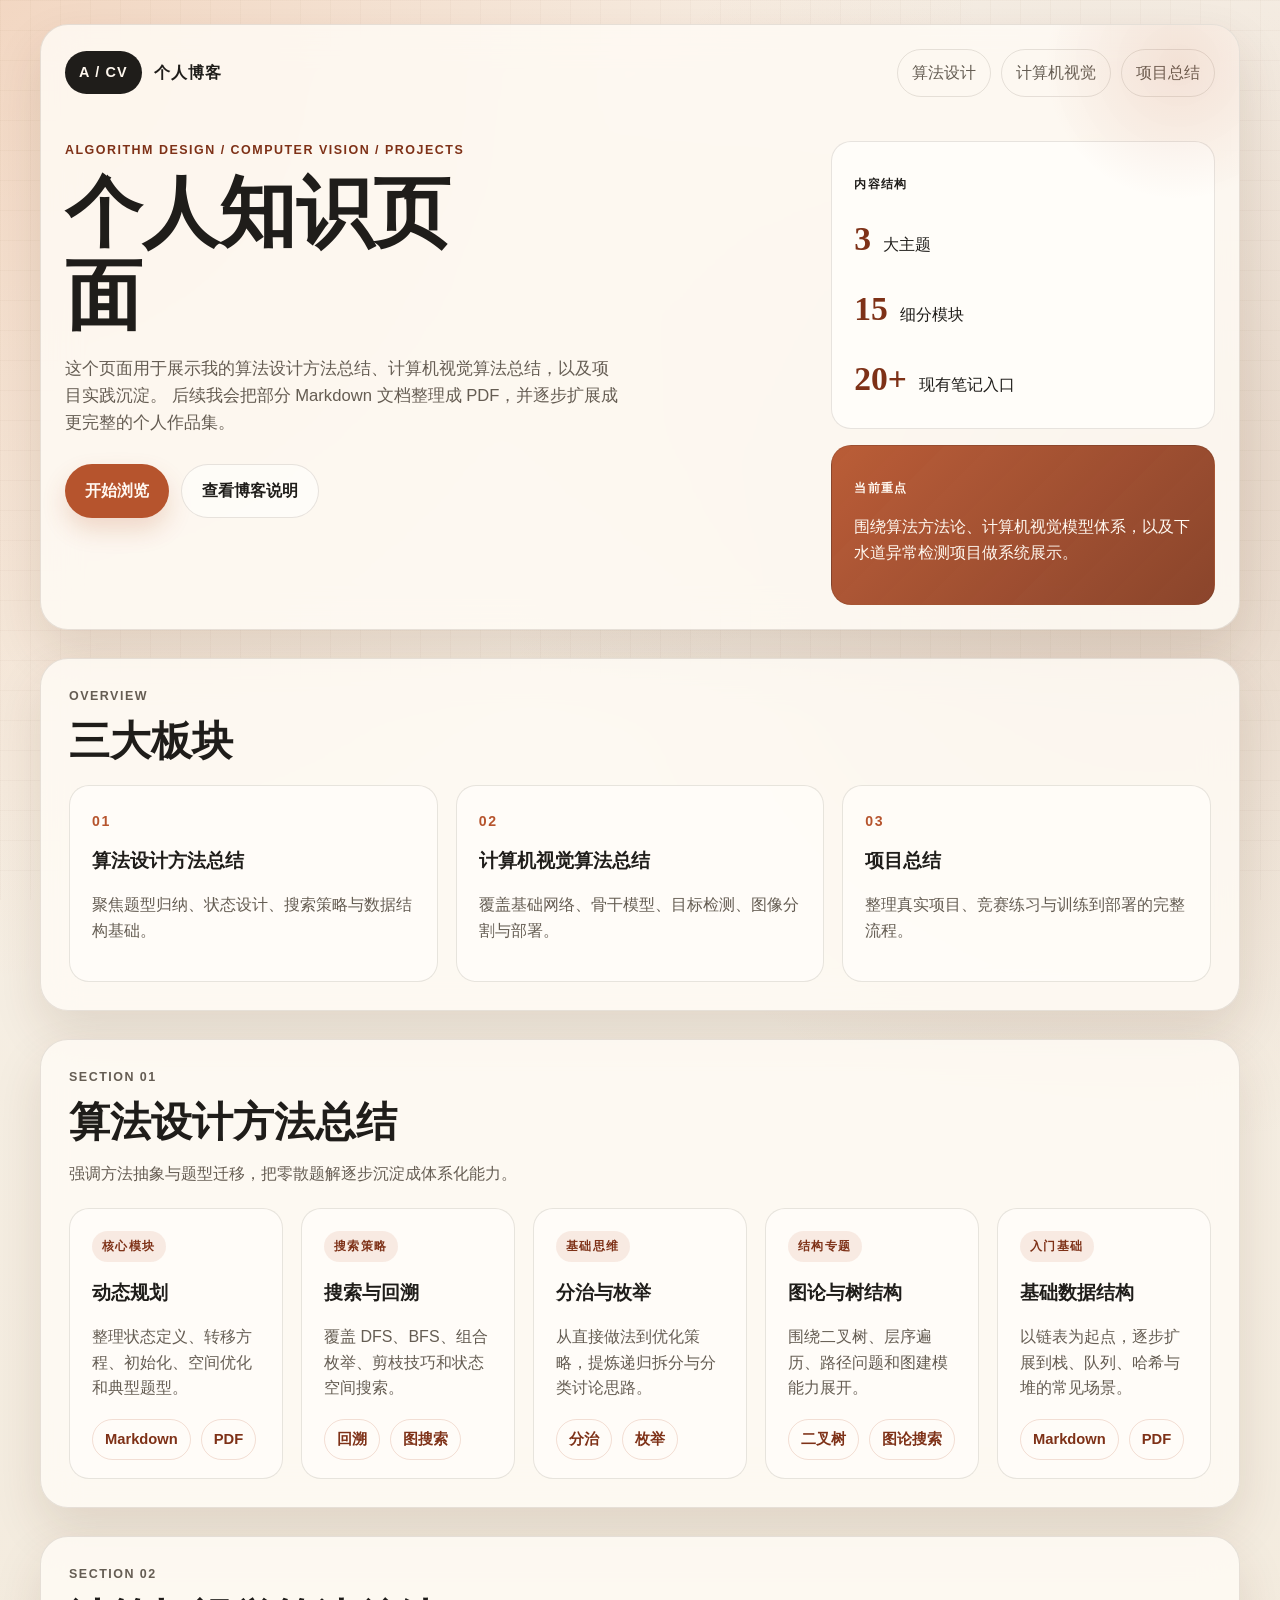
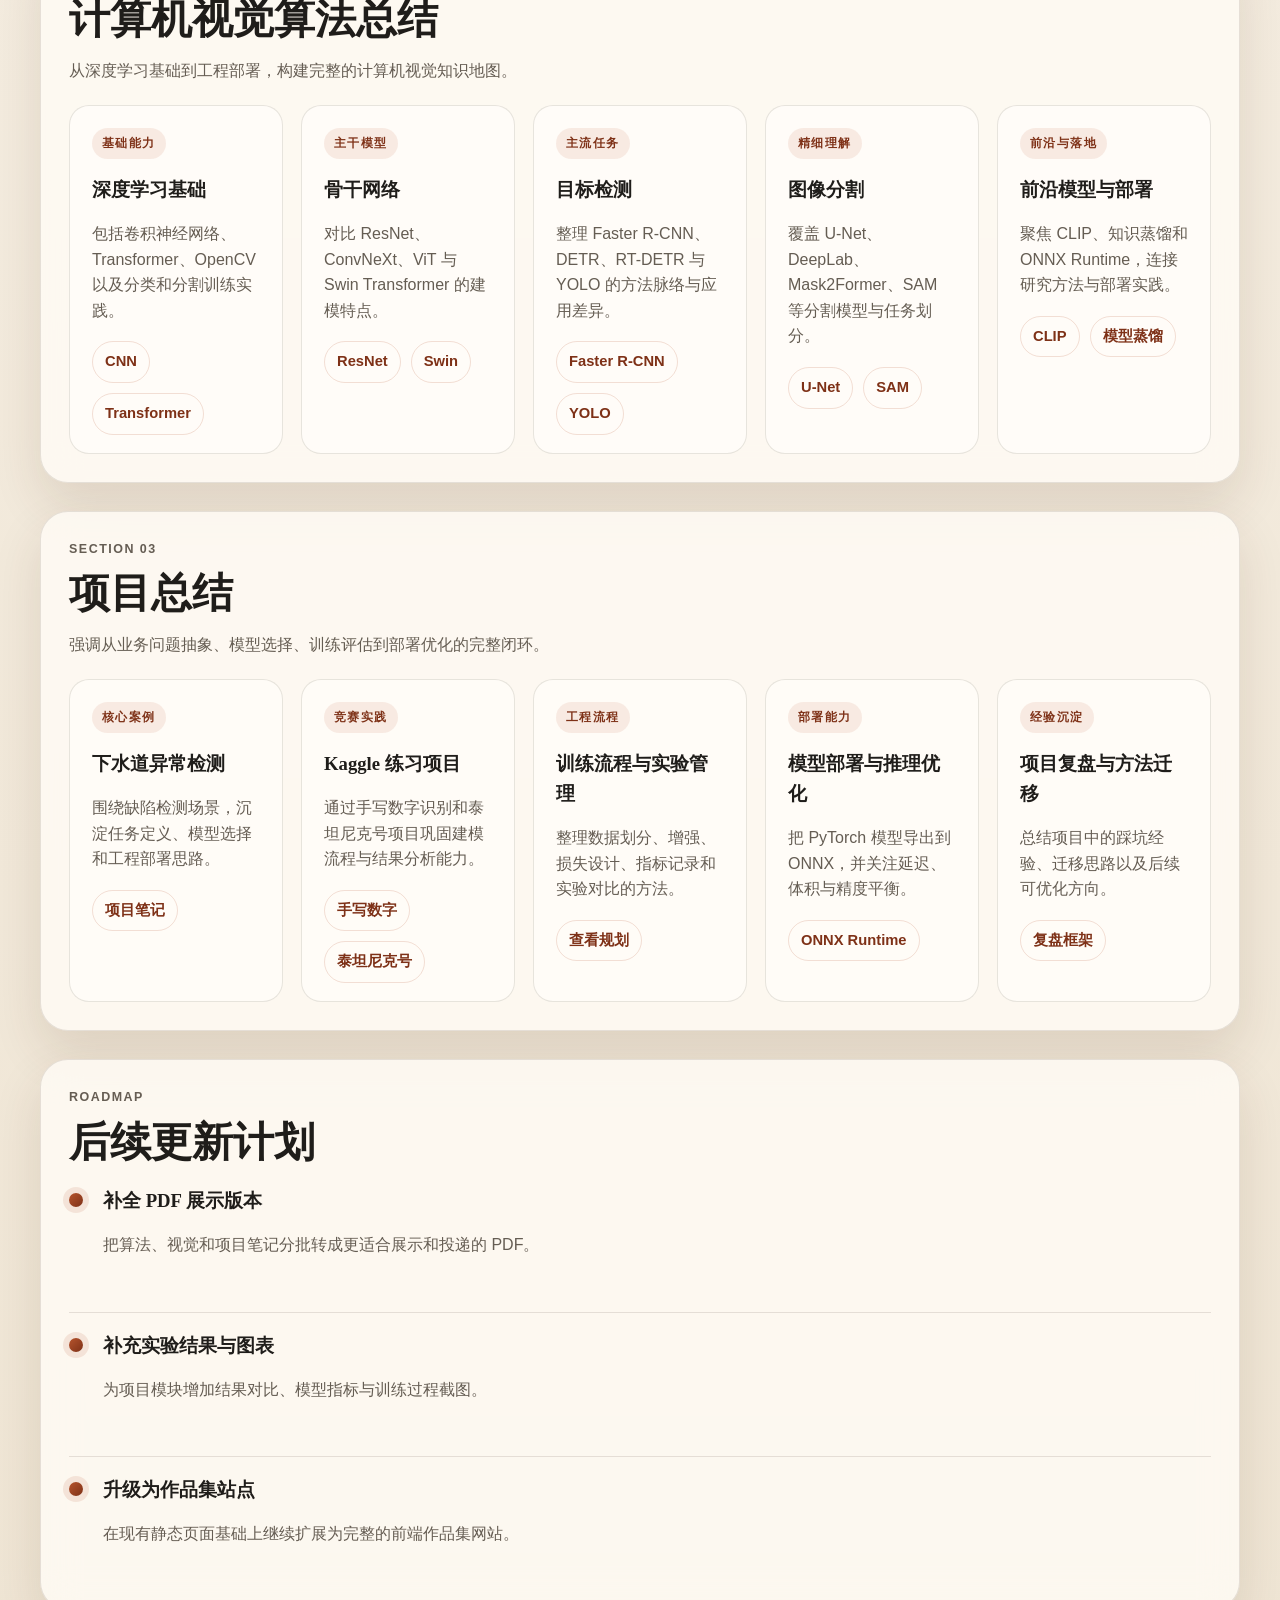
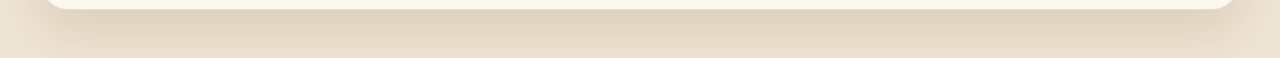
<file: assets/个人博客/index.html>
<!DOCTYPE html>
<html lang="zh-CN">
<head>
  <meta charset="UTF-8">
  <meta name="viewport" content="width=device-width, initial-scale=1.0">
  <title>个人博客 | 算法与计算机视觉</title>
  <link rel="stylesheet" href="./styles.css">
</head>
<body>
  <div class="page-shell">
    <header class="hero">
      <nav class="topbar">
        <div class="brand">
          <span class="brand-mark">A / CV</span>
          <span class="brand-text">个人博客</span>
        </div>
        <div class="topbar-links">
          <a href="#algorithm">算法设计</a>
          <a href="#vision">计算机视觉</a>
          <a href="#project">项目总结</a>
        </div>
      </nav>

      <div class="hero-grid">
        <section class="hero-copy">
          <p class="eyebrow">Algorithm Design / Computer Vision / Projects</p>
          <h1>个人知识页面</h1>
          <p class="hero-text">
            这个页面用于展示我的算法设计方法总结、计算机视觉算法总结，以及项目实践沉淀。
            后续我会把部分 Markdown 文档整理成 PDF，并逐步扩展成更完整的个人作品集。
          </p>
          <div class="hero-actions">
            <a class="button button-primary" href="#sections">开始浏览</a>
            <a class="button button-secondary" href="./index.md">查看博客说明</a>
          </div>
        </section>

        <aside class="hero-panel">
          <div class="panel-card">
            <p class="panel-label">内容结构</p>
            <ul class="stat-list">
              <li><strong>3</strong><span>大主题</span></li>
              <li><strong>15</strong><span>细分模块</span></li>
              <li><strong>20+</strong><span>现有笔记入口</span></li>
            </ul>
          </div>
          <div class="panel-card panel-card-accent">
            <p class="panel-label">当前重点</p>
            <p class="panel-text">围绕算法方法论、计算机视觉模型体系，以及下水道异常检测项目做系统展示。</p>
          </div>
        </aside>
      </div>
    </header>

    <main id="sections">
      <section class="overview">
        <div class="section-heading">
          <p class="section-kicker">Overview</p>
          <h2>三大板块</h2>
        </div>
        <div class="overview-grid">
          <a class="overview-card" href="#algorithm">
            <span class="overview-index">01</span>
            <h3>算法设计方法总结</h3>
            <p>聚焦题型归纳、状态设计、搜索策略与数据结构基础。</p>
          </a>
          <a class="overview-card" href="#vision">
            <span class="overview-index">02</span>
            <h3>计算机视觉算法总结</h3>
            <p>覆盖基础网络、骨干模型、目标检测、图像分割与部署。</p>
          </a>
          <a class="overview-card" href="#project">
            <span class="overview-index">03</span>
            <h3>项目总结</h3>
            <p>整理真实项目、竞赛练习与训练到部署的完整流程。</p>
          </a>
        </div>
      </section>

      <section id="algorithm" class="content-section">
        <div class="section-heading">
          <p class="section-kicker">Section 01</p>
          <h2>算法设计方法总结</h2>
          <p>强调方法抽象与题型迁移，把零散题解逐步沉淀成体系化能力。</p>
        </div>
        <div class="card-grid">
          <article class="content-card">
            <span class="tag">核心模块</span>
            <h3>动态规划</h3>
            <p>整理状态定义、转移方程、初始化、空间优化和典型题型。</p>
            <div class="card-links">
              <a href="../../动态规划.md">Markdown</a>
              <a href="../../动态规划.pdf">PDF</a>
            </div>
          </article>
          <article class="content-card">
            <span class="tag">搜索策略</span>
            <h3>搜索与回溯</h3>
            <p>覆盖 DFS、BFS、组合枚举、剪枝技巧和状态空间搜索。</p>
            <div class="card-links">
              <a href="../../回溯.md">回溯</a>
              <a href="../../图论（搜索）.md">图搜索</a>
            </div>
          </article>
          <article class="content-card">
            <span class="tag">基础思维</span>
            <h3>分治与枚举</h3>
            <p>从直接做法到优化策略，提炼递归拆分与分类讨论思路。</p>
            <div class="card-links">
              <a href="../../分治.md">分治</a>
              <a href="../../枚举.md">枚举</a>
            </div>
          </article>
          <article class="content-card">
            <span class="tag">结构专题</span>
            <h3>图论与树结构</h3>
            <p>围绕二叉树、层序遍历、路径问题和图建模能力展开。</p>
            <div class="card-links">
              <a href="../../二叉树.md">二叉树</a>
              <a href="../../图论（搜索）.md">图论搜索</a>
            </div>
          </article>
          <article class="content-card">
            <span class="tag">入门基础</span>
            <h3>基础数据结构</h3>
            <p>以链表为起点，逐步扩展到栈、队列、哈希与堆的常见场景。</p>
            <div class="card-links">
              <a href="../../链表.md">Markdown</a>
              <a href="../../链表.pdf">PDF</a>
            </div>
          </article>
        </div>
      </section>

      <section id="vision" class="content-section">
        <div class="section-heading">
          <p class="section-kicker">Section 02</p>
          <h2>计算机视觉算法总结</h2>
          <p>从深度学习基础到工程部署，构建完整的计算机视觉知识地图。</p>
        </div>
        <div class="card-grid">
          <article class="content-card">
            <span class="tag">基础能力</span>
            <h3>深度学习基础</h3>
            <p>包括卷积神经网络、Transformer、OpenCV 以及分类和分割训练实践。</p>
            <div class="card-links">
              <a href="../下水道异常检测笔记/计算机视觉/深度学习基础/卷积神经网络.md">CNN</a>
              <a href="../下水道异常检测笔记/计算机视觉/深度学习基础/Transformer.md">Transformer</a>
            </div>
          </article>
          <article class="content-card">
            <span class="tag">主干模型</span>
            <h3>骨干网络</h3>
            <p>对比 ResNet、ConvNeXt、ViT 与 Swin Transformer 的建模特点。</p>
            <div class="card-links">
              <a href="../下水道异常检测笔记/计算机视觉/骨干网络/ResNet.md">ResNet</a>
              <a href="../下水道异常检测笔记/计算机视觉/骨干网络/SwinTransformer.md">Swin</a>
            </div>
          </article>
          <article class="content-card">
            <span class="tag">主流任务</span>
            <h3>目标检测</h3>
            <p>整理 Faster R-CNN、DETR、RT-DETR 与 YOLO 的方法脉络与应用差异。</p>
            <div class="card-links">
              <a href="../下水道异常检测笔记/计算机视觉/目标检测/FasterR-CNN.md">Faster R-CNN</a>
              <a href="../下水道异常检测笔记/计算机视觉/目标检测/Yolo.md">YOLO</a>
            </div>
          </article>
          <article class="content-card">
            <span class="tag">精细理解</span>
            <h3>图像分割</h3>
            <p>覆盖 U-Net、DeepLab、Mask2Former、SAM 等分割模型与任务划分。</p>
            <div class="card-links">
              <a href="../下水道异常检测笔记/计算机视觉/图像分割/UNet.md">U-Net</a>
              <a href="../下水道异常检测笔记/计算机视觉/图像分割/SAM.md">SAM</a>
            </div>
          </article>
          <article class="content-card">
            <span class="tag">前沿与落地</span>
            <h3>前沿模型与部署</h3>
            <p>聚焦 CLIP、知识蒸馏和 ONNX Runtime，连接研究方法与部署实践。</p>
            <div class="card-links">
              <a href="../下水道异常检测笔记/计算机视觉/前沿模型/Clip.md">CLIP</a>
              <a href="../下水道异常检测笔记/计算机视觉/前沿模型/模型蒸馏.md">模型蒸馏</a>
            </div>
          </article>
        </div>
      </section>

      <section id="project" class="content-section">
        <div class="section-heading">
          <p class="section-kicker">Section 03</p>
          <h2>项目总结</h2>
          <p>强调从业务问题抽象、模型选择、训练评估到部署优化的完整闭环。</p>
        </div>
        <div class="card-grid">
          <article class="content-card">
            <span class="tag">核心案例</span>
            <h3>下水道异常检测</h3>
            <p>围绕缺陷检测场景，沉淀任务定义、模型选择和工程部署思路。</p>
            <div class="card-links">
              <a href="../下水道异常检测笔记/下水道异常检测.md">项目笔记</a>
            </div>
          </article>
          <article class="content-card">
            <span class="tag">竞赛实践</span>
            <h3>Kaggle 练习项目</h3>
            <p>通过手写数字识别和泰坦尼克号项目巩固建模流程与结果分析能力。</p>
            <div class="card-links">
              <a href="../下水道异常检测笔记/计算机视觉/Kaggle/手写数字识别.md">手写数字</a>
              <a href="../下水道异常检测笔记/计算机视觉/Kaggle/泰坦尼克号.md">泰坦尼克号</a>
            </div>
          </article>
          <article class="content-card">
            <span class="tag">工程流程</span>
            <h3>训练流程与实验管理</h3>
            <p>整理数据划分、增强、损失设计、指标记录和实验对比的方法。</p>
            <div class="card-links">
              <a href="./项目总结.md">查看规划</a>
            </div>
          </article>
          <article class="content-card">
            <span class="tag">部署能力</span>
            <h3>模型部署与推理优化</h3>
            <p>把 PyTorch 模型导出到 ONNX，并关注延迟、体积与精度平衡。</p>
            <div class="card-links">
              <a href="../下水道异常检测笔记/计算机视觉/模型部署/ONNX _ONNX Runtime.md">ONNX Runtime</a>
            </div>
          </article>
          <article class="content-card">
            <span class="tag">经验沉淀</span>
            <h3>项目复盘与方法迁移</h3>
            <p>总结项目中的踩坑经验、迁移思路以及后续可优化方向。</p>
            <div class="card-links">
              <a href="./项目总结.md">复盘框架</a>
            </div>
          </article>
        </div>
      </section>

      <section class="timeline-section">
        <div class="section-heading">
          <p class="section-kicker">Roadmap</p>
          <h2>后续更新计划</h2>
        </div>
        <div class="timeline">
          <div class="timeline-item">
            <span class="timeline-dot"></span>
            <div>
              <h3>补全 PDF 展示版本</h3>
              <p>把算法、视觉和项目笔记分批转成更适合展示和投递的 PDF。</p>
            </div>
          </div>
          <div class="timeline-item">
            <span class="timeline-dot"></span>
            <div>
              <h3>补充实验结果与图表</h3>
              <p>为项目模块增加结果对比、模型指标与训练过程截图。</p>
            </div>
          </div>
          <div class="timeline-item">
            <span class="timeline-dot"></span>
            <div>
              <h3>升级为作品集站点</h3>
              <p>在现有静态页面基础上继续扩展为完整的前端作品集网站。</p>
            </div>
          </div>
        </div>
      </section>
    </main>
  </div>
</body>
</html>
</file>
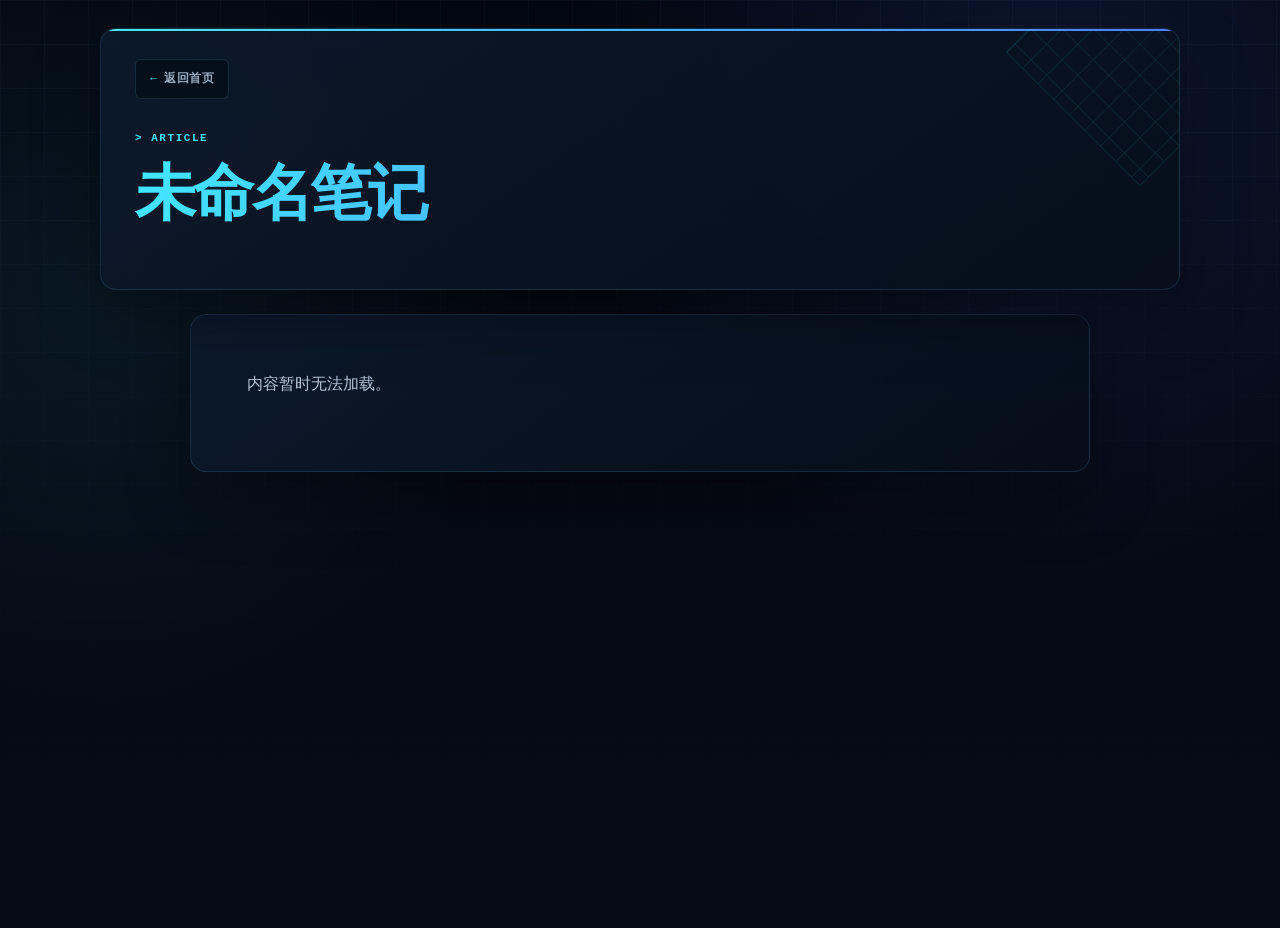
<file: note-viewer.html>
<!DOCTYPE html>
<html lang="zh-CN">
<head>
  <meta charset="UTF-8">
  <meta name="viewport" content="width=device-width, initial-scale=1.0">
  <title>文章阅读</title>
  <link rel="stylesheet" href="./note-viewer.css">
</head>
<body>
  <div class="viewer-shell">
    <header class="viewer-hero">
      <a class="viewer-back" href="./index.html">返回首页</a>
      <div class="viewer-meta">
        <p class="viewer-kicker">Article</p>
        <h1 id="note-title">文章阅读</h1>
      </div>
      <div class="viewer-actions" id="viewer-actions"></div>
    </header>

    <main class="viewer-layout">
      <article class="viewer-article">
        <div id="note-content" class="prose">
          <p class="loading">正在加载内容。</p>
        </div>
      </article>
    </main>
  </div>
  <script src="./note-viewer.js?v=20260527"></script>
</body>
</html>
</file>
<file: styles.css>
:root {
  --bg: #050914;
  --bg-soft: #08101f;
  --panel: #0b1425;
  --panel-2: #0d192d;
  --line: rgba(125, 211, 252, 0.16);
  --line-strong: rgba(34, 211, 238, 0.42);
  --text: #e6edf7;
  --muted: #8ca0b8;
  --cyan: #22d3ee;
  --blue: #3b82f6;
  --green: #34d399;
  --orange: #f59e0b;
  --mono: "Cascadia Code", "SFMono-Regular", Consolas, monospace;
  --sans: Inter, "Microsoft YaHei", "PingFang SC", system-ui, sans-serif;
}

* { box-sizing: border-box; }
html { scroll-behavior: smooth; }

body {
  margin: 0;
  color: var(--text);
  background:
    radial-gradient(circle at 15% 8%, rgba(37, 99, 235, 0.15), transparent 28rem),
    radial-gradient(circle at 85% 20%, rgba(34, 211, 238, 0.08), transparent 26rem),
    var(--bg);
  font-family: var(--sans);
  line-height: 1.65;
  overflow-x: hidden;
}

a { color: inherit; text-decoration: none; }
img { display: block; max-width: 100%; }

.page-grid {
  position: fixed;
  inset: 0;
  z-index: -1;
  pointer-events: none;
  opacity: 0.22;
  background-image:
    linear-gradient(rgba(96, 165, 250, 0.07) 1px, transparent 1px),
    linear-gradient(90deg, rgba(96, 165, 250, 0.07) 1px, transparent 1px);
  background-size: 56px 56px;
  mask-image: linear-gradient(to bottom, black, transparent 78%);
}

.container { width: min(1180px, calc(100% - 44px)); margin-inline: auto; }

.navbar {
  position: sticky;
  top: 0;
  z-index: 20;
  border-bottom: 1px solid var(--line);
  background: rgba(5, 9, 20, 0.84);
  backdrop-filter: blur(18px);
}

.navbar-inner { min-height: 68px; display: flex; align-items: center; justify-content: space-between; gap: 28px; }
.navbar-brand { font: 700 0.78rem/1 var(--mono); letter-spacing: 0.08em; white-space: nowrap; }
.navbar-brand span { color: var(--cyan); }
.navbar-links { display: flex; align-items: center; gap: 25px; }
.navbar-links a { color: var(--muted); font: 600 0.75rem/1 var(--mono); transition: color 0.2s ease; }
.navbar-links a:hover { color: var(--cyan); }
.navbar-links .nav-github { padding: 10px 14px; border: 1px solid var(--line-strong); color: var(--cyan); }

.hero { min-height: 720px; display: grid; grid-template-columns: minmax(0, 1.25fr) minmax(340px, 0.75fr); align-items: center; gap: 80px; padding-block: 110px 80px; }
.terminal-line, .eyebrow { color: var(--cyan); font: 600 0.75rem/1.4 var(--mono); letter-spacing: 0.14em; text-transform: uppercase; }
.terminal-line span { color: var(--green); }
.hero h1 { margin: 24px 0; font-size: clamp(4.5rem, 10vw, 8.6rem); line-height: 0.79; letter-spacing: -0.075em; text-transform: uppercase; }
.hero h1 span { color: transparent; -webkit-text-stroke: 1px rgba(103, 232, 249, 0.78); }
.hero-role { margin: 30px 0 18px; color: #b8c8dc; font: 600 clamp(0.75rem, 1.4vw, 0.95rem)/1.6 var(--mono); letter-spacing: 0.11em; }
.hero-bio { max-width: 680px; margin: 0; color: var(--muted); font-size: 1.02rem; }
.hero-actions { display: flex; gap: 14px; margin-top: 34px; }

.btn { display: inline-flex; min-height: 48px; align-items: center; justify-content: center; gap: 12px; padding: 0 20px; border: 1px solid var(--line-strong); font: 700 0.78rem/1 var(--mono); letter-spacing: 0.05em; transition: transform 0.2s, border-color 0.2s, background 0.2s; }
.btn:hover { transform: translateY(-2px); border-color: var(--cyan); }
.btn-primary { color: #031018; background: var(--cyan); box-shadow: 0 0 28px rgba(34, 211, 238, 0.18); }
.btn-primary:hover { background: #67e8f9; }
.btn-ghost { color: var(--text); background: rgba(13, 25, 45, 0.65); }

.hero-panel { position: relative; border: 1px solid var(--line-strong); background: linear-gradient(145deg, rgba(13, 25, 45, 0.92), rgba(6, 13, 26, 0.94)); box-shadow: 18px 18px 0 rgba(34, 211, 238, 0.035); }
.hero-panel::before, .project-card::before, .knowledge-card::before { content: ""; position: absolute; top: -1px; left: -1px; width: 28px; height: 2px; background: var(--cyan); box-shadow: 0 0 14px var(--cyan); }
.panel-head { display: flex; justify-content: space-between; padding: 15px 18px; border-bottom: 1px solid var(--line); color: var(--muted); font: 600 0.68rem/1 var(--mono); letter-spacing: 0.1em; }
.signal { color: var(--green); }
.signal::before { content: ""; display: inline-block; width: 6px; height: 6px; margin-right: 7px; border-radius: 50%; background: var(--green); box-shadow: 0 0 10px var(--green); }
.code-block { padding: 26px; color: #a8b9cc; font: 0.83rem/1.9 var(--mono); }
.code-block p { margin: 0; }
.code-key { color: #93c5fd; }
.code-value { color: #67e8f9; }
.code-ok { color: var(--green); }
.indent { padding-left: 28px; }
.panel-metrics { display: grid; grid-template-columns: repeat(3, 1fr); border-top: 1px solid var(--line); }
.panel-metrics div { display: grid; gap: 3px; padding: 19px 12px; text-align: center; }
.panel-metrics div + div { border-left: 1px solid var(--line); }
.panel-metrics strong { color: var(--cyan); font: 700 1.25rem/1 var(--mono); }
.panel-metrics span { color: var(--muted); font-size: 0.7rem; }

.portal { display: grid; grid-template-columns: repeat(4, 1fr); border: 1px solid var(--line); background: rgba(8, 16, 31, 0.72); }
.portal a { position: relative; display: grid; gap: 8px; min-height: 150px; padding: 24px; transition: background 0.2s; }
.portal a + a { border-left: 1px solid var(--line); }
.portal a:hover { background: rgba(34, 211, 238, 0.06); }
.portal span, .portal small { color: var(--muted); font: 0.67rem/1 var(--mono); letter-spacing: 0.1em; }
.portal strong { align-self: end; font-size: 1.16rem; }
.portal a::after { content: "↘"; position: absolute; right: 22px; top: 20px; color: var(--cyan); }

.section { padding-block: 120px; scroll-margin-top: 68px; }
.section-dark { position: relative; border-block: 1px solid var(--line); background: rgba(7, 14, 28, 0.9); }
.section-header { display: grid; grid-template-columns: 1fr minmax(300px, 460px); align-items: end; gap: 50px; margin-bottom: 62px; }
.section-header h2 { margin: 10px 0 0; font-size: clamp(2.6rem, 5vw, 4.7rem); line-height: 1; letter-spacing: -0.05em; }
.section-header h2 span { color: var(--cyan); }
.section-header > p { margin: 0; color: var(--muted); }
.eyebrow { margin: 0; }

.project-category + .project-category { margin-top: 80px; }
.category-title { display: flex; align-items: flex-start; gap: 18px; margin-bottom: 26px; }
.category-title > span { margin-top: 5px; color: var(--cyan); font: 0.72rem/1 var(--mono); }
.category-title h3 { margin: 0; font-size: 1.45rem; }
.category-title p { margin: 4px 0 0; color: var(--muted); font: 0.65rem/1 var(--mono); letter-spacing: 0.14em; }
.project-grid { display: grid; gap: 20px; }
.two-columns { grid-template-columns: repeat(2, 1fr); }
.project-card { position: relative; min-height: 330px; padding: 30px; border: 1px solid var(--line); background: linear-gradient(135deg, rgba(13, 25, 45, 0.9), rgba(8, 15, 29, 0.9)); transition: transform 0.24s, border-color 0.24s; }
.project-card:hover { transform: translateY(-4px); border-color: var(--line-strong); }
.project-card.featured { background: linear-gradient(135deg, rgba(13, 31, 52, 0.98), rgba(7, 17, 33, 0.94)); }
.project-meta { display: flex; justify-content: space-between; gap: 16px; color: var(--muted); font: 0.66rem/1 var(--mono); letter-spacing: 0.08em; }
.status-live { color: var(--green); }
.project-card h4, .game-placeholder h4 { margin: 28px 0 13px; font-size: 1.5rem; }
.project-card > p, .game-placeholder p { color: var(--muted); }
.tag-list { display: flex; flex-wrap: wrap; gap: 7px; margin: 24px 0; }
.tag-list span { padding: 5px 9px; border: 1px solid var(--line); color: #a9bdd3; font: 0.65rem/1 var(--mono); }
.card-link { position: absolute; right: 30px; bottom: 26px; color: var(--cyan); font: 700 0.72rem/1 var(--mono); }
.project-points { margin: 20px 0 46px; padding: 0; list-style: none; color: #a9bdd3; font-size: 0.88rem; }
.project-points li::before { content: ">"; margin-right: 10px; color: var(--cyan); font-family: var(--mono); }

.kaggle-grid { display: grid; grid-template-columns: repeat(5, 1fr); border: 1px solid var(--line); }
.kaggle-grid a { display: flex; min-height: 180px; flex-direction: column; padding: 22px; background: rgba(11, 20, 37, 0.75); transition: background 0.2s; }
.kaggle-grid a + a { border-left: 1px solid var(--line); }
.kaggle-grid a:hover { background: rgba(34, 211, 238, 0.07); }
.kaggle-grid span { color: var(--cyan); font: 0.68rem/1 var(--mono); }
.kaggle-grid strong { margin: auto 0 12px; }
.kaggle-grid small { color: var(--muted); font: 0.58rem/1.3 var(--mono); }

.game-placeholder { display: grid; grid-template-columns: 130px 1fr auto; align-items: center; gap: 32px; padding: 32px; border: 1px dashed rgba(34, 211, 238, 0.35); background: rgba(11, 20, 37, 0.55); }
.game-prompt { display: flex; align-items: center; justify-content: center; height: 110px; border: 1px solid var(--line); color: var(--cyan); font: 2rem/1 var(--mono); background: #050b15; }
.cursor { width: 12px; height: 24px; margin-left: 10px; background: var(--cyan); animation: blink 1s steps(1) infinite; }
.game-placeholder h4 { margin: 7px 0; }
.game-placeholder p { margin-block: 0; }
.coming-soon { padding: 8px 12px; border: 1px solid rgba(245, 158, 11, 0.4); color: var(--orange); font: 0.66rem/1 var(--mono); }

.knowledge-grid { display: grid; grid-template-columns: repeat(3, 1fr); gap: 20px; }
.knowledge-card { position: relative; display: flex; min-height: 450px; flex-direction: column; padding: 30px; border: 1px solid var(--line); background: rgba(11, 20, 37, 0.82); }
.knowledge-card.knowledge-featured { border-color: rgba(34, 211, 238, 0.3); background: linear-gradient(150deg, rgba(12, 34, 54, 0.98), rgba(9, 18, 34, 0.92)); }
.knowledge-number { color: var(--cyan); font: 0.68rem/1 var(--mono); letter-spacing: 0.1em; }
.knowledge-card h3 { margin: 34px 0 12px; font-size: 1.55rem; }
.knowledge-card > p { color: var(--muted); }
.knowledge-links { display: flex; flex-wrap: wrap; gap: 8px; margin-top: auto; padding-top: 30px; }
.knowledge-links a { padding: 8px 10px; border: 1px solid var(--line); color: #b8c8dc; font: 0.7rem/1 var(--mono); transition: color 0.2s, border-color 0.2s; }
.knowledge-links a:hover { color: var(--cyan); border-color: var(--cyan); }

.hobby-grid { display: grid; grid-template-columns: repeat(4, 1fr); grid-auto-rows: 270px; gap: 14px; }
.hobby-card { position: relative; overflow: hidden; border: 1px solid var(--line); background: var(--panel); }
.hobby-card.wide { grid-column: span 2; }
.hobby-card img { width: 100%; height: 100%; object-fit: cover; filter: saturate(0.65) contrast(1.08) brightness(0.7); transition: transform 0.5s, filter 0.5s; }
.hobby-card::after { content: ""; position: absolute; inset: 0; background: linear-gradient(to top, rgba(2, 8, 18, 0.95), transparent 65%); }
.hobby-card:hover img { transform: scale(1.04); filter: saturate(0.9) contrast(1.05) brightness(0.85); }
.hobby-card > div { position: absolute; z-index: 1; left: 22px; right: 22px; bottom: 18px; }
.hobby-card span { color: var(--cyan); font: 0.62rem/1 var(--mono); letter-spacing: 0.1em; }
.hobby-card h3 { margin: 7px 0 0; font-size: 1.25rem; }
.photo-credit { margin: 16px 0 0; color: #60748c; font-size: 0.68rem; text-align: right; }
.photo-credit a { color: #8298b1; text-decoration: underline; }

.resume-shell { display: grid; grid-template-columns: 1.15fr 1fr 1fr; border: 1px solid var(--line-strong); background: rgba(8, 17, 32, 0.9); }
.resume-shell > div { padding: 38px; }
.resume-shell > div + div { border-left: 1px solid var(--line); }
.resume-label { margin: 0 0 27px; color: var(--cyan); font: 0.65rem/1 var(--mono); letter-spacing: 0.14em; }
.resume-main h3 { margin: 0; font-size: 2.15rem; }
.resume-title { margin: 5px 0 24px; color: #9bb3cc; font: 0.75rem/1.4 var(--mono); }
.resume-summary { margin-bottom: 30px; color: var(--muted); }
.skill-stack { display: grid; gap: 20px; }
.skill-stack div { padding-bottom: 17px; border-bottom: 1px solid var(--line); }
.skill-stack span { color: #6f859c; font: 0.62rem/1 var(--mono); letter-spacing: 0.1em; }
.skill-stack p { margin: 6px 0 0; color: #c2d0df; font-size: 0.86rem; }
.focus-list { display: grid; gap: 17px; margin: 0; padding: 0; list-style: none; }
.focus-list li { display: flex; gap: 13px; align-items: flex-start; }
.focus-list li > span { color: var(--cyan); font: 0.65rem/1.5 var(--mono); }
.focus-list strong, .focus-list small { display: block; }
.focus-list strong { font-size: 0.9rem; }
.focus-list small { margin-top: 3px; color: var(--muted); font-size: 0.72rem; }

.resume-document { margin-top: 24px; border: 1px solid var(--line); background: rgba(8, 17, 32, 0.9); }
.resume-document-head { display: flex; align-items: flex-end; justify-content: space-between; gap: 36px; padding: 34px 38px; border-bottom: 1px solid var(--line); }
.resume-document-head .resume-label { margin-bottom: 12px; }
.resume-document-head h3 { margin: 0; font-size: 1.65rem; }
.resume-document-head p:last-child { max-width: 620px; margin: 10px 0 0; color: var(--muted); }
.resume-actions { display: flex; flex: 0 0 auto; gap: 10px; }
.resume-pages { display: grid; grid-template-columns: repeat(3, minmax(0, 1fr)); gap: 18px; padding: 28px; }
.resume-page { position: relative; overflow: hidden; min-width: 0; padding: 7px; border: 1px solid rgba(148, 163, 184, 0.25); background: #f8fafc; box-shadow: 0 16px 35px rgba(0, 0, 0, 0.22); transition: transform 0.24s, border-color 0.24s; }
.resume-page:hover { z-index: 1; transform: translateY(-5px); border-color: var(--cyan); }
.resume-page img { width: 100%; aspect-ratio: 1191 / 1684; object-fit: contain; background: white; }
.page-index { position: absolute; z-index: 2; top: 15px; left: 15px; padding: 7px 9px; color: var(--cyan); background: rgba(5, 9, 20, 0.9); font: 700 0.62rem/1 var(--mono); letter-spacing: 0.1em; box-shadow: 0 0 18px rgba(34, 211, 238, 0.16); }

.contact { display: flex; align-items: center; justify-content: space-between; gap: 30px; padding-block: 90px; }
.contact h2 { margin: 10px 0 0; font-size: clamp(1.8rem, 4vw, 3.5rem); }
.footer { display: flex; justify-content: space-between; padding-block: 24px; border-top: 1px solid var(--line); color: var(--muted); font: 0.65rem/1 var(--mono); letter-spacing: 0.08em; }
.footer span { color: var(--green); }

@keyframes blink { 50% { opacity: 0; } }

@media (max-width: 1020px) {
  .navbar-links a:not(.nav-github) { display: none; }
  .hero { grid-template-columns: 1fr; gap: 45px; padding-block: 100px 70px; }
  .hero-panel { max-width: 620px; }
  .portal { grid-template-columns: repeat(2, 1fr); }
  .portal a:nth-child(3) { border-left: 0; border-top: 1px solid var(--line); }
  .portal a:nth-child(4) { border-top: 1px solid var(--line); }
  .kaggle-grid { grid-template-columns: repeat(2, 1fr); }
  .kaggle-grid a { border-bottom: 1px solid var(--line); }
  .kaggle-grid a:nth-child(odd) { border-left: 0; }
  .knowledge-grid { grid-template-columns: 1fr; }
  .knowledge-card { min-height: 310px; }
  .resume-shell { grid-template-columns: 1fr 1fr; }
  .resume-main { grid-column: span 2; border-bottom: 1px solid var(--line); }
  .resume-shell > div:nth-child(2) { border-left: 0; }
  .resume-document-head { align-items: flex-start; flex-direction: column; }
}

@media (max-width: 740px) {
  .container { width: min(100% - 28px, 1180px); }
  .navbar-inner { min-height: 60px; }
  .nav-github { display: none; }
  .hero { min-height: auto; padding-block: 86px 55px; }
  .hero h1 { font-size: clamp(3.65rem, 20vw, 6rem); }
  .hero-role { letter-spacing: 0.04em; }
  .hero-actions { flex-wrap: wrap; }
  .portal { grid-template-columns: 1fr; }
  .portal a { min-height: 116px; }
  .portal a + a { border-left: 0; border-top: 1px solid var(--line); }
  .section { padding-block: 82px; }
  .section-header { grid-template-columns: 1fr; gap: 22px; margin-bottom: 42px; }
  .section-header h2 { font-size: 2.8rem; }
  .two-columns { grid-template-columns: 1fr; }
  .project-card { min-height: 360px; padding: 24px; }
  .card-link { left: 24px; right: auto; }
  .kaggle-grid { grid-template-columns: 1fr; }
  .kaggle-grid a + a { border-left: 0; }
  .game-placeholder { grid-template-columns: 1fr; }
  .game-prompt { height: 80px; }
  .coming-soon { justify-self: start; }
  .hobby-grid { grid-template-columns: 1fr 1fr; grid-auto-rows: 220px; }
  .hobby-card.wide { grid-column: span 2; }
  .resume-shell { grid-template-columns: 1fr; }
  .resume-main { grid-column: auto; }
  .resume-shell > div + div { border-left: 0; border-top: 1px solid var(--line); }
  .resume-shell > div { padding: 28px; }
  .resume-document-head { padding: 28px; }
  .resume-actions { width: 100%; flex-wrap: wrap; }
  .resume-actions .btn { flex: 1 1 180px; }
  .resume-pages { display: flex; gap: 14px; padding: 20px; overflow-x: auto; scroll-snap-type: x mandatory; }
  .resume-page { flex: 0 0 min(82vw, 360px); scroll-snap-align: center; }
  .contact { align-items: flex-start; flex-direction: column; }
  .footer { gap: 14px; flex-direction: column; }
}

@media (prefers-reduced-motion: reduce) {
  html { scroll-behavior: auto; }
  *, *::before, *::after { animation: none !important; transition: none !important; }
}
</file>
<file: assets/个人博客/styles.css>
:root {
  --bg: #f5efe3;
  --bg-soft: #fbf7f0;
  --paper: rgba(255, 252, 246, 0.82);
  --paper-strong: #fffdf9;
  --ink: #1f1d1a;
  --muted: #655d53;
  --line: rgba(61, 45, 27, 0.12);
  --accent: #b6542d;
  --accent-deep: #7e3117;
  --accent-soft: #f0c3a2;
  --shadow: 0 22px 50px rgba(72, 45, 18, 0.12);
  --radius-lg: 28px;
  --radius-md: 20px;
  --radius-sm: 14px;
}

* {
  box-sizing: border-box;
}

html {
  scroll-behavior: smooth;
}

body {
  margin: 0;
  color: var(--ink);
  background:
    radial-gradient(circle at top left, rgba(232, 165, 123, 0.35), transparent 28%),
    radial-gradient(circle at 90% 15%, rgba(153, 92, 58, 0.18), transparent 22%),
    linear-gradient(180deg, #f8f2e9 0%, #efe5d4 100%);
  font-family: "Segoe UI", "PingFang SC", "Hiragino Sans GB", "Microsoft YaHei", sans-serif;
  line-height: 1.6;
}

body::before {
  position: fixed;
  inset: 0;
  background-image:
    linear-gradient(rgba(120, 87, 56, 0.03) 1px, transparent 1px),
    linear-gradient(90deg, rgba(120, 87, 56, 0.03) 1px, transparent 1px);
  background-size: 30px 30px;
  content: "";
  pointer-events: none;
}

a {
  color: inherit;
  text-decoration: none;
}

.page-shell {
  width: min(1200px, calc(100% - 40px));
  margin: 24px auto 48px;
}

.hero,
.content-section,
.overview,
.timeline-section {
  position: relative;
  overflow: hidden;
  margin-bottom: 28px;
  border: 1px solid var(--line);
  border-radius: var(--radius-lg);
  background: var(--paper);
  backdrop-filter: blur(18px);
  box-shadow: var(--shadow);
}

.hero {
  padding: 24px;
}

.hero::after,
.content-section::after {
  position: absolute;
  border-radius: 999px;
  background: radial-gradient(circle, rgba(182, 84, 45, 0.14), transparent 68%);
  content: "";
  pointer-events: none;
}

.hero::after {
  top: -100px;
  right: -80px;
  width: 280px;
  height: 280px;
}

.topbar {
  display: flex;
  align-items: center;
  justify-content: space-between;
  gap: 16px;
  margin-bottom: 44px;
}

.brand {
  display: inline-flex;
  align-items: center;
  gap: 12px;
  font-weight: 700;
}

.brand-mark {
  display: inline-flex;
  align-items: center;
  justify-content: center;
  min-width: 74px;
  padding: 10px 14px;
  border-radius: 999px;
  background: var(--ink);
  color: #fff8ef;
  font-size: 0.9rem;
  letter-spacing: 0.08em;
}

.brand-text {
  font-size: 1rem;
  letter-spacing: 0.06em;
}

.topbar-links {
  display: flex;
  flex-wrap: wrap;
  gap: 10px;
}

.topbar-links a {
  padding: 10px 14px;
  border: 1px solid var(--line);
  border-radius: 999px;
  color: var(--muted);
  transition: transform 0.2s ease, border-color 0.2s ease, color 0.2s ease;
}

.topbar-links a:hover,
.topbar-links a:focus-visible {
  transform: translateY(-2px);
  border-color: rgba(182, 84, 45, 0.4);
  color: var(--accent-deep);
}

.hero-grid {
  display: grid;
  grid-template-columns: minmax(0, 1.45fr) minmax(300px, 0.75fr);
  gap: 24px;
}

.eyebrow,
.section-kicker,
.panel-label,
.tag {
  letter-spacing: 0.12em;
  text-transform: uppercase;
}

.eyebrow,
.section-kicker {
  margin: 0 0 12px;
  color: var(--accent-deep);
  font-size: 0.78rem;
  font-weight: 700;
}

.hero-copy h1,
.section-heading h2 {
  margin: 0;
  font-family: Georgia, "Times New Roman", "Source Han Serif SC", serif;
  line-height: 1.08;
}

.hero-copy h1 {
  max-width: 11ch;
  font-size: clamp(2.6rem, 6vw, 5.4rem);
}

.hero-text,
.section-heading p,
.panel-text,
.content-card p,
.overview-card p,
.timeline-item p {
  color: var(--muted);
}

.hero-text {
  max-width: 60ch;
  margin: 18px 0 28px;
  font-size: 1.04rem;
}

.hero-actions {
  display: flex;
  flex-wrap: wrap;
  gap: 12px;
}

.button {
  display: inline-flex;
  align-items: center;
  justify-content: center;
  padding: 13px 20px;
  border-radius: 999px;
  font-weight: 700;
  transition: transform 0.2s ease, box-shadow 0.2s ease;
}

.button:hover,
.button:focus-visible {
  transform: translateY(-2px);
}

.button-primary {
  background: var(--accent);
  color: #fff7f0;
  box-shadow: 0 12px 24px rgba(182, 84, 45, 0.2);
}

.button-secondary {
  border: 1px solid var(--line);
  background: rgba(255, 255, 255, 0.5);
}

.hero-panel {
  display: grid;
  gap: 16px;
}

.panel-card {
  padding: 22px;
  border: 1px solid var(--line);
  border-radius: var(--radius-md);
  background: var(--paper-strong);
}

.panel-card-accent {
  background: linear-gradient(135deg, rgba(182, 84, 45, 0.95), rgba(126, 49, 23, 0.9));
  color: #fff8f0;
}

.panel-card-accent .panel-label,
.panel-card-accent .panel-text {
  color: inherit;
}

.panel-label,
.tag {
  font-size: 0.74rem;
  font-weight: 800;
}

.stat-list {
  margin: 18px 0 0;
  padding: 0;
  list-style: none;
  display: grid;
  gap: 16px;
}

.stat-list li {
  display: flex;
  align-items: baseline;
  gap: 12px;
}

.stat-list strong {
  font-family: Georgia, "Times New Roman", serif;
  font-size: 2.1rem;
  color: var(--accent-deep);
}

.overview,
.timeline-section,
.content-section {
  padding: 28px;
}

.section-heading {
  max-width: 66ch;
  margin-bottom: 22px;
}

.section-heading h2 {
  font-size: clamp(2rem, 3.2vw, 3.2rem);
  margin-bottom: 10px;
}

.overview-grid,
.card-grid {
  display: grid;
  gap: 18px;
}

.overview-grid {
  grid-template-columns: repeat(3, minmax(0, 1fr));
}

.overview-card,
.content-card {
  position: relative;
  min-height: 100%;
  border: 1px solid var(--line);
  border-radius: var(--radius-md);
  background: rgba(255, 253, 248, 0.86);
  transition: transform 0.22s ease, border-color 0.22s ease, box-shadow 0.22s ease;
}

.overview-card {
  padding: 22px;
}

.content-card {
  padding: 22px 22px 18px;
}

.overview-card:hover,
.overview-card:focus-visible,
.content-card:hover,
.content-card:focus-within {
  transform: translateY(-5px);
  border-color: rgba(182, 84, 45, 0.35);
  box-shadow: 0 18px 34px rgba(94, 58, 21, 0.08);
}

.overview-index {
  display: inline-flex;
  margin-bottom: 14px;
  color: var(--accent);
  font-size: 0.88rem;
  font-weight: 800;
  letter-spacing: 0.12em;
}

.overview-card h3,
.content-card h3,
.timeline-item h3 {
  margin: 0 0 10px;
  font-family: Georgia, "Times New Roman", "Source Han Serif SC", serif;
}

.card-grid {
  grid-template-columns: repeat(5, minmax(0, 1fr));
}

.tag {
  display: inline-flex;
  margin-bottom: 16px;
  padding: 6px 10px;
  border-radius: 999px;
  background: rgba(182, 84, 45, 0.1);
  color: var(--accent-deep);
}

.card-links {
  display: flex;
  flex-wrap: wrap;
  gap: 10px;
  margin-top: 18px;
}

.card-links a {
  padding: 8px 12px;
  border: 1px solid rgba(182, 84, 45, 0.18);
  border-radius: 999px;
  color: var(--accent-deep);
  font-size: 0.92rem;
  font-weight: 600;
  transition: background-color 0.2s ease, transform 0.2s ease;
}

.card-links a[download] {
  background: rgba(31, 29, 26, 0.92);
  border-color: rgba(31, 29, 26, 0.92);
  color: #fff8ef;
}

.card-links a:hover,
.card-links a:focus-visible {
  transform: translateY(-2px);
  background: rgba(182, 84, 45, 0.08);
}

.card-links a[download]:hover,
.card-links a[download]:focus-visible {
  background: #000;
}

.timeline {
  display: grid;
  gap: 20px;
}

.timeline-item {
  display: grid;
  grid-template-columns: 18px 1fr;
  gap: 16px;
  padding: 18px 0;
  border-top: 1px solid var(--line);
}

.timeline-item:first-child {
  border-top: 0;
  padding-top: 0;
}

.timeline-dot {
  width: 14px;
  height: 14px;
  margin-top: 7px;
  border-radius: 50%;
  background: linear-gradient(135deg, var(--accent), var(--accent-deep));
  box-shadow: 0 0 0 6px rgba(182, 84, 45, 0.12);
}

@media (max-width: 1100px) {
  .card-grid {
    grid-template-columns: repeat(2, minmax(0, 1fr));
  }

  .overview-grid {
    grid-template-columns: 1fr;
  }
}

@media (max-width: 840px) {
  .page-shell {
    width: min(100% - 24px, 1200px);
    margin: 12px auto 28px;
  }

  .hero,
  .overview,
  .content-section,
  .timeline-section {
    padding: 20px;
    border-radius: 24px;
  }

  .topbar,
  .hero-grid {
    grid-template-columns: 1fr;
    display: grid;
  }

  .topbar {
    gap: 18px;
    margin-bottom: 28px;
  }

  .topbar-links {
    justify-content: flex-start;
  }

  .hero-copy h1 {
    max-width: none;
    font-size: clamp(2.2rem, 11vw, 3.8rem);
  }

  .card-grid {
    grid-template-columns: 1fr;
  }
}
</file>
<file: note-viewer.css>
:root {
  --bg: #060b16;
  --bg-deep: #030711;
  --surface: rgba(10, 21, 37, 0.88);
  --text: #e8f2ff;
  --text-soft: #9aadc2;
  --text-muted: #60758d;
  --cyan: #42e8ff;
  --blue: #4c7dff;
  --green: #43e5a6;
  --line: rgba(102, 174, 219, 0.17);
  --line-strong: rgba(66, 232, 255, 0.4);
  --gradient: linear-gradient(110deg, var(--cyan), var(--blue));
  --shadow: 0 24px 64px rgba(0, 0, 0, 0.34);
  --radius-lg: 16px;
  --radius-md: 10px;
  --mono: "JetBrains Mono", "Cascadia Code", Consolas, monospace;
}

*,
*::before,
*::after {
  box-sizing: border-box;
}

html {
  scroll-behavior: smooth;
}

body {
  margin: 0;
  min-height: 100vh;
  color: var(--text);
  background:
    radial-gradient(circle at 82% 12%, rgba(76, 125, 255, 0.13), transparent 30rem),
    radial-gradient(circle at 8% 32%, rgba(66, 232, 255, 0.07), transparent 26rem),
    linear-gradient(180deg, var(--bg-deep), var(--bg));
  font-family: Inter, "Segoe UI", "PingFang SC", "Microsoft YaHei", system-ui, sans-serif;
  line-height: 1.78;
  -webkit-font-smoothing: antialiased;
}

body::before {
  position: fixed;
  inset: 0;
  z-index: -1;
  background-image:
    linear-gradient(rgba(79, 142, 181, 0.05) 1px, transparent 1px),
    linear-gradient(90deg, rgba(79, 142, 181, 0.05) 1px, transparent 1px);
  background-size: 44px 44px;
  mask-image: linear-gradient(to bottom, black, transparent 88%);
  content: "";
  pointer-events: none;
}

::selection {
  color: #031019;
  background: var(--cyan);
}

a {
  color: inherit;
  text-decoration: none;
}

.viewer-shell {
  width: min(1080px, calc(100% - 32px));
  margin: 28px auto 56px;
}

.viewer-hero,
.viewer-article {
  border: 1px solid var(--line);
  border-radius: var(--radius-lg);
  background: linear-gradient(145deg, rgba(12, 26, 44, 0.92), rgba(6, 14, 26, 0.94));
  box-shadow: var(--shadow);
}

.viewer-hero {
  position: relative;
  margin-bottom: 24px;
  padding: 30px 34px 36px;
  overflow: hidden;
}

.viewer-hero::before {
  position: absolute;
  top: 0;
  right: 0;
  left: 0;
  height: 2px;
  background: var(--gradient);
  content: "";
}

.viewer-hero::after {
  position: absolute;
  top: -72px;
  right: -56px;
  width: 190px;
  height: 190px;
  border: 1px solid rgba(66, 232, 255, 0.1);
  background-image:
    linear-gradient(rgba(66, 232, 255, 0.08) 1px, transparent 1px),
    linear-gradient(90deg, rgba(66, 232, 255, 0.08) 1px, transparent 1px);
  background-size: 22px 22px;
  content: "";
  transform: rotate(45deg);
}

.viewer-back,
.viewer-button {
  position: relative;
  z-index: 1;
  display: inline-flex;
  align-items: center;
  justify-content: center;
  border-radius: 6px;
  font-family: var(--mono);
  font-size: 0.72rem;
  font-weight: 750;
  letter-spacing: 0.04em;
  text-transform: uppercase;
  transition: transform 0.2s ease, border-color 0.2s ease, box-shadow 0.2s ease;
}

.viewer-back {
  margin-bottom: 30px;
  padding: 9px 14px;
  border: 1px solid var(--line);
  background: rgba(4, 13, 24, 0.72);
  color: var(--text-soft);
}

.viewer-back::before {
  margin-right: 7px;
  color: var(--cyan);
  content: "←";
}

.viewer-back:hover,
.viewer-back:focus-visible,
.viewer-button:hover,
.viewer-button:focus-visible {
  transform: translateY(-2px);
  border-color: var(--line-strong);
  box-shadow: 0 0 22px rgba(66, 232, 255, 0.1);
}

.viewer-kicker {
  position: relative;
  z-index: 1;
  margin: 0 0 10px;
  color: var(--cyan);
  font-family: var(--mono);
  font-size: 0.68rem;
  font-weight: 750;
  letter-spacing: 0.15em;
  text-transform: uppercase;
}

.viewer-kicker::before {
  margin-right: 8px;
  content: ">";
}

.viewer-meta h1 {
  position: relative;
  z-index: 1;
  max-width: 860px;
  margin: 0;
  background: var(--gradient);
  -webkit-background-clip: text;
  background-clip: text;
  color: transparent;
  font-size: clamp(2rem, 5vw, 3.8rem);
  font-weight: 850;
  letter-spacing: -0.045em;
  line-height: 1.12;
}

.viewer-actions {
  position: relative;
  z-index: 1;
  display: flex;
  flex-wrap: wrap;
  gap: 10px;
  margin-top: 26px;
}

.viewer-button {
  padding: 10px 16px;
  border: 1px solid rgba(66, 232, 255, 0.26);
  background: rgba(66, 232, 255, 0.06);
  color: var(--cyan);
}

.viewer-button.primary {
  border-color: var(--cyan);
  background: var(--gradient);
  color: #031019;
  box-shadow: 0 8px 24px rgba(66, 232, 255, 0.18);
}

.viewer-button.secondary {
  background: rgba(6, 15, 27, 0.74);
}

.viewer-article {
  max-width: 900px;
  margin: 0 auto;
  padding: clamp(26px, 5vw, 56px);
}

.loading,
.error-message {
  color: var(--text-muted);
  font-family: var(--mono);
}

.prose > :first-child {
  margin-top: 0;
}

.prose h1,
.prose h2,
.prose h3,
.prose h4 {
  margin-top: 1.75em;
  margin-bottom: 0.65em;
  color: var(--text);
  font-weight: 780;
  letter-spacing: -0.025em;
  line-height: 1.3;
}

.prose h1 { font-size: 2rem; }

.prose h2 {
  position: relative;
  padding: 0 0 0.42em 17px;
  border-bottom: 1px solid var(--line);
  font-size: 1.55rem;
}

.prose h2::before {
  position: absolute;
  top: 0.18em;
  bottom: 0.58em;
  left: 0;
  width: 3px;
  background: var(--cyan);
  box-shadow: 0 0 10px rgba(66, 232, 255, 0.5);
  content: "";
}

.prose h3 { font-size: 1.25rem; }
.prose h4 { font-size: 1.06rem; }

.prose p,
.prose li,
.prose blockquote {
  color: #b5c5d7;
  font-size: 1rem;
}

.prose ul,
.prose ol {
  padding-left: 1.45rem;
}

.prose li {
  margin: 0.35em 0;
}

.prose li::marker {
  color: var(--cyan);
  font-weight: 800;
}

.prose blockquote {
  margin: 1.4rem 0;
  padding: 1rem 1.15rem;
  border-left: 3px solid var(--cyan);
  border-radius: 0 var(--radius-md) var(--radius-md) 0;
  background: linear-gradient(90deg, rgba(66, 232, 255, 0.08), rgba(66, 232, 255, 0.02));
}

.prose blockquote p {
  margin: 0;
}

.prose pre {
  max-width: 100%;
  overflow-x: auto;
  margin: 1.4rem 0;
  padding: 20px 22px;
  border: 1px solid rgba(66, 232, 255, 0.14);
  border-radius: var(--radius-md);
  background: #020712;
  color: #d9e8f6;
  box-shadow: inset 0 0 30px rgba(66, 232, 255, 0.025);
  line-height: 1.65;
}

.prose code {
  padding: 0.16em 0.43em;
  border: 1px solid rgba(66, 232, 255, 0.18);
  border-radius: 4px;
  background: rgba(66, 232, 255, 0.06);
  color: #7cecff;
  font-family: var(--mono);
  font-size: 0.9em;
}

.prose pre code {
  padding: 0;
  border: 0;
  background: transparent;
  color: inherit;
}

.prose a {
  color: var(--cyan);
  font-weight: 650;
  text-decoration: underline;
  text-decoration-color: rgba(66, 232, 255, 0.35);
  text-decoration-thickness: 1px;
  text-underline-offset: 0.22em;
}

.prose a:hover,
.prose a:focus-visible {
  color: white;
  text-shadow: 0 0 10px rgba(66, 232, 255, 0.5);
}

.prose img {
  max-width: 100%;
  height: auto;
  margin: 1.6rem auto;
  display: block;
  border: 1px solid var(--line-strong);
  border-radius: var(--radius-md);
  box-shadow: 0 16px 42px rgba(0, 0, 0, 0.38);
}

.prose hr {
  height: 1px;
  margin: 2rem 0;
  border: 0;
  background: linear-gradient(90deg, transparent, var(--cyan), var(--blue), transparent);
}

@media (max-width: 680px) {
  .viewer-shell {
    width: min(100% - 20px, 1080px);
    margin-top: 10px;
  }

  .viewer-hero,
  .viewer-article {
    padding: 22px;
    border-radius: 12px;
  }

  .viewer-hero { padding-bottom: 28px; }

  .viewer-meta h1 {
    font-size: clamp(1.8rem, 10vw, 2.6rem);
  }

  .prose p,
  .prose li,
  .prose blockquote {
    font-size: 0.94rem;
  }
}

@media (prefers-reduced-motion: reduce) {
  html { scroll-behavior: auto; }
  *, *::before, *::after { transition-duration: 0.01ms !important; }
}
</file>
